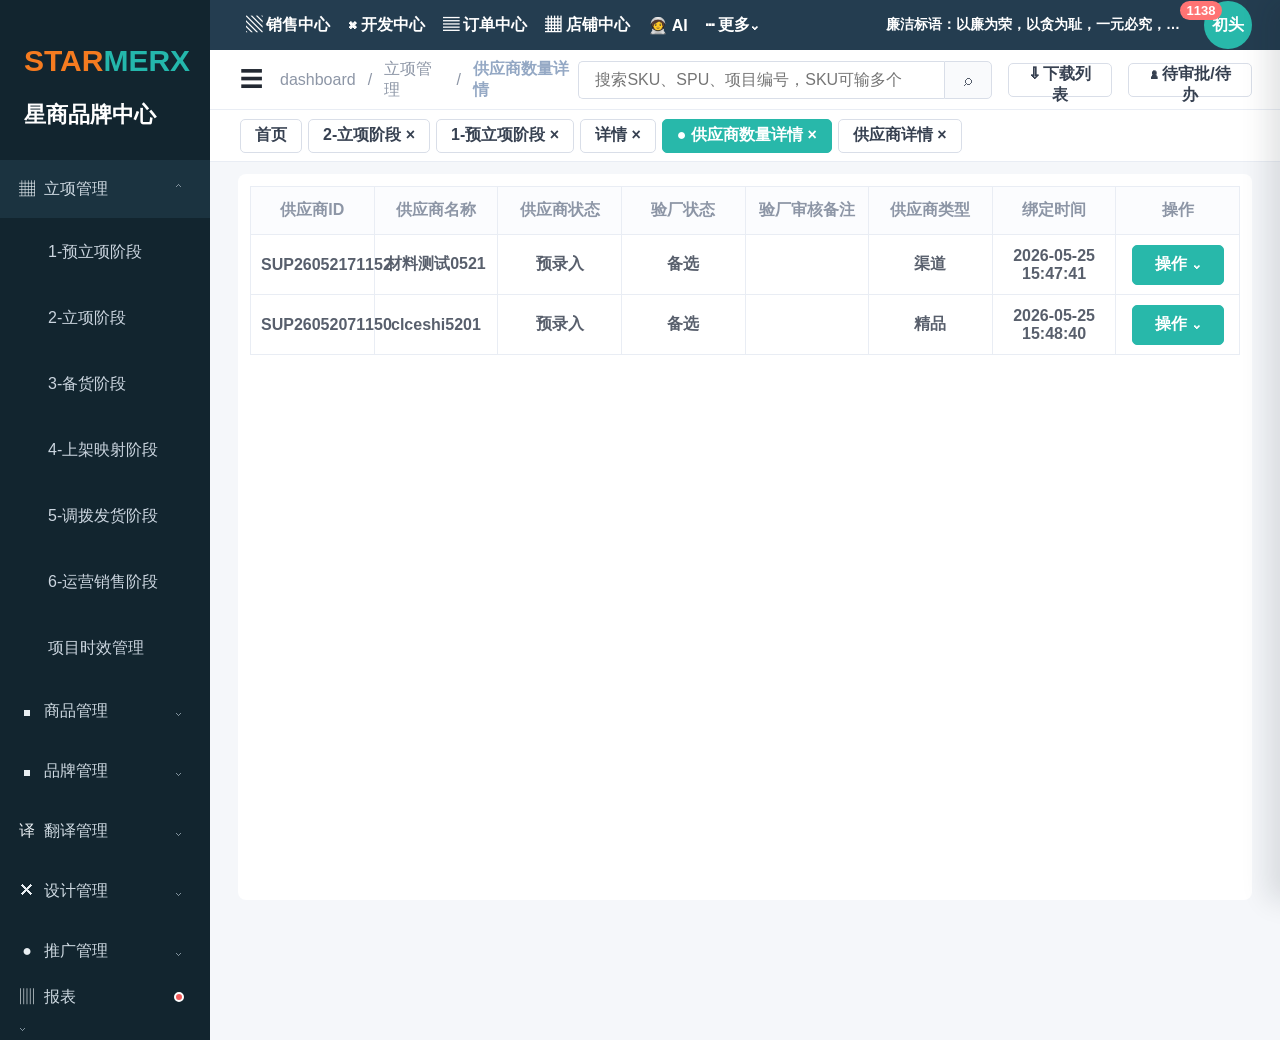
<file: index.html>
<!doctype html>
<html lang="zh-CN">
  <head>
    <meta charset="UTF-8" />
    <meta name="viewport" content="width=device-width, initial-scale=1.0" />
    <title>免验厂前端原型</title>
    <link rel="stylesheet" href="./styles.css" />
  </head>
  <body>
    <div class="app-shell">
      <aside class="sidebar" aria-label="主导航">
        <div class="brand">
          <div class="brand-logo"><span>STAR</span>MERX</div>
          <div class="brand-name">星商品牌中心</div>
        </div>
        <nav class="side-nav">
          <button class="nav-section is-open" type="button">
            <span class="nav-icon">▦</span>
            <span>立项管理</span>
            <span class="nav-caret">⌃</span>
          </button>
          <a class="nav-link" href="#">1-预立项阶段</a>
          <a class="nav-link" href="#">2-立项阶段</a>
          <a class="nav-link" href="#">3-备货阶段</a>
          <a class="nav-link" href="#">4-上架映射阶段</a>
          <a class="nav-link" href="#">5-调拨发货阶段</a>
          <a class="nav-link" href="#">6-运营销售阶段</a>
          <a class="nav-link" href="#">项目时效管理</a>

          <button class="nav-section" type="button">
            <span class="nav-icon">◼</span>
            <span>商品管理</span>
            <span class="nav-caret">⌄</span>
          </button>
          <button class="nav-section" type="button">
            <span class="nav-icon">◼</span>
            <span>品牌管理</span>
            <span class="nav-caret">⌄</span>
          </button>
          <button class="nav-section" type="button">
            <span class="nav-icon">译</span>
            <span>翻译管理</span>
            <span class="nav-caret">⌄</span>
          </button>
          <button class="nav-section" type="button">
            <span class="nav-icon">✕</span>
            <span>设计管理</span>
            <span class="nav-caret">⌄</span>
          </button>
          <button class="nav-section" type="button">
            <span class="nav-icon">●</span>
            <span>推广管理</span>
            <span class="nav-caret">⌄</span>
          </button>
          <button class="nav-section" type="button">
            <span class="nav-icon">▥</span>
            <span>报表</span>
            <span class="notice-dot"></span>
            <span class="nav-caret">⌄</span>
          </button>
        </nav>
      </aside>

      <main class="main">
        <header class="global-header">
          <nav class="top-modules" aria-label="顶部模块">
            <a href="#">▧ 销售中心</a>
            <a href="#">⌘ 开发中心</a>
            <a href="#">▤ 订单中心</a>
            <a href="#">▦ 店铺中心</a>
            <a href="#">🧑‍🚀 AI</a>
            <a href="#">⋯ 更多⌄</a>
          </nav>
          <div class="header-right">
            <span class="slogan">廉洁标语：以廉为荣，以贪为耻，一元必究，一查到底</span>
            <button class="user-pill" type="button">
              <span class="badge">1138</span>
              初头
            </button>
          </div>
        </header>

        <section class="page-toolbar" aria-label="页面工具栏">
          <div class="breadcrumb">
            <button class="menu-toggle" type="button" aria-label="展开导航">☰</button>
            <span>dashboard</span>
            <span>/</span>
            <span>立项管理</span>
            <span>/</span>
            <strong>供应商数量详情</strong>
          </div>
          <div class="toolbar-actions">
            <label class="search-box">
              <input type="search" placeholder="搜索SKU、SPU、项目编号，SKU可输多个" />
              <button type="button" aria-label="搜索">⌕</button>
            </label>
            <button class="secondary-btn" type="button">⇩ 下载列表</button>
            <button class="secondary-btn" type="button">♟ 待审批/待办</button>
          </div>
        </section>

        <section class="tab-row" aria-label="页面标签">
          <button type="button">首页</button>
          <button type="button">2-立项阶段 ×</button>
          <button type="button">1-预立项阶段 ×</button>
          <button type="button">详情 ×</button>
          <button class="is-active" type="button">● 供应商数量详情 ×</button>
          <button type="button">供应商详情 ×</button>
        </section>

        <section class="content-panel">
          <table class="supplier-table" aria-label="供应商数量详情">
            <thead>
              <tr>
                <th>供应商ID</th>
                <th>供应商名称</th>
                <th>供应商状态</th>
                <th>验厂状态</th>
                <th>验厂审核备注</th>
                <th>供应商类型</th>
                <th>绑定时间</th>
                <th>操作</th>
              </tr>
            </thead>
            <tbody>
              <tr data-supplier-id="SUP26052171152">
                <td>SUP26052171152</td>
                <td>材料测试0521</td>
                <td>预录入</td>
                <td data-status-cell>备选</td>
                <td data-remark-cell></td>
                <td>渠道</td>
                <td>2026-05-25 15:47:41</td>
                <td>
                  <div class="operation">
                    <button class="primary-btn operation-btn" data-menu-trigger type="button">
                      操作 <span>⌄</span>
                    </button>
                    <div class="operation-menu" role="menu" aria-hidden="true">
                      <button type="button" role="menuitem" data-menu-action="detail">详情</button>
                      <button type="button" role="menuitem" data-menu-action="complete">完善资料</button>
                      <button type="button" role="menuitem" data-menu-action="apply">申请验厂</button>
                    </div>
                  </div>
                </td>
              </tr>
              <tr data-supplier-id="SUP26052071150">
                <td>SUP26052071150</td>
                <td>clceshi5201</td>
                <td>预录入</td>
                <td data-status-cell>备选</td>
                <td data-remark-cell></td>
                <td>精品</td>
                <td>2026-05-25 15:48:40</td>
                <td>
                  <div class="operation">
                    <button class="primary-btn operation-btn" data-menu-trigger type="button">
                      操作 <span>⌄</span>
                    </button>
                    <div class="operation-menu" role="menu" aria-hidden="true">
                      <button type="button" role="menuitem" data-menu-action="detail">详情</button>
                      <button type="button" role="menuitem" data-menu-action="complete">完善资料</button>
                      <button type="button" role="menuitem" data-menu-action="apply">申请验厂</button>
                    </div>
                  </div>
                </td>
              </tr>
            </tbody>
          </table>
        </section>
      </main>
    </div>

    <div class="modal-backdrop" id="inspectionModal" aria-hidden="true">
      <div class="modal" role="dialog" aria-modal="true" aria-labelledby="modalTitle">
        <header class="modal-header">
          <div>
            <h1 id="modalTitle">申请验厂</h1>
            <p id="modalSupplier">请选择验厂类型并提交申请材料</p>
          </div>
          <button class="icon-btn" id="closeModal" type="button" aria-label="关闭">×</button>
        </header>

        <div class="modal-body">
          <section class="form-block">
            <div class="field-label">验厂类型</div>
            <div class="segmented" role="radiogroup" aria-label="验厂类型">
              <label>
                <input type="radio" name="inspectionType" value="onsite" checked />
                <span>普通验厂</span>
              </label>
              <label>
                <input type="radio" name="inspectionType" value="exempt" />
                <span>免验厂</span>
              </label>
            </div>
          </section>

          <section class="form-block" id="onsiteSection">
            <div class="flow-note">
              <strong>普通验厂流程</strong>
              <span>确定后进入待验厂，由相关负责人继续分配验厂任务。</span>
            </div>
          </section>

          <section class="form-block is-hidden" id="exemptSection">
            <div class="field-label">免验厂条件</div>
            <div class="multi-select" data-select-root>
              <button class="select-trigger" id="conditionTrigger" type="button" aria-expanded="false">
                <span id="conditionTriggerText">请选择 1-1 到 1-4，可多选</span>
                <span>⌄</span>
              </button>
              <div class="select-panel" id="conditionPanel" aria-hidden="true">
                <label>
                  <input type="checkbox" value="1-1" />
                  <span>1-1 有效期内三方验厂通过</span>
                </label>
                <label>
                  <input type="checkbox" value="1-2" />
                  <span>1-2 主板上市公司</span>
                </label>
                <label>
                  <input type="checkbox" value="1-3" />
                  <span>1-3 标杆大卖背书</span>
                </label>
                <label>
                  <input type="checkbox" value="1-4" />
                  <span>1-4 工商实缴及账期达标</span>
                </label>
              </div>
            </div>
            <div class="condition-chips" id="conditionChips"></div>

            <div class="condition-stack" id="conditionSections">
              <div class="empty-state">选择免验条件后，这里会展示对应材料上传、日期填写、账期填写或 API 查询结果。</div>
            </div>
          </section>

          <section class="validation-box" id="modalStatus" aria-live="polite">
            <span class="status-dot"></span>
            <span>当前为普通验厂申请，可直接确定进入流程。</span>
          </section>
        </div>

        <footer class="modal-footer">
          <button class="secondary-btn" id="cancelModal" type="button">取消</button>
          <button class="primary-btn" id="confirmApply" type="button">确定</button>
        </footer>
      </div>
    </div>

    <aside class="drawer" id="detailDrawer" aria-hidden="true">
      <header>
        <div>
          <h2>供应商详情</h2>
          <p id="drawerSubtitle">供应商基础信息</p>
        </div>
        <button class="icon-btn" id="closeDrawer" type="button" aria-label="关闭">×</button>
      </header>
      <div class="drawer-body" id="drawerBody"></div>
    </aside>

    <div class="toast" id="toast" role="status" aria-live="polite"></div>

    <script src="./app.js"></script>
  </body>
</html>
</file>
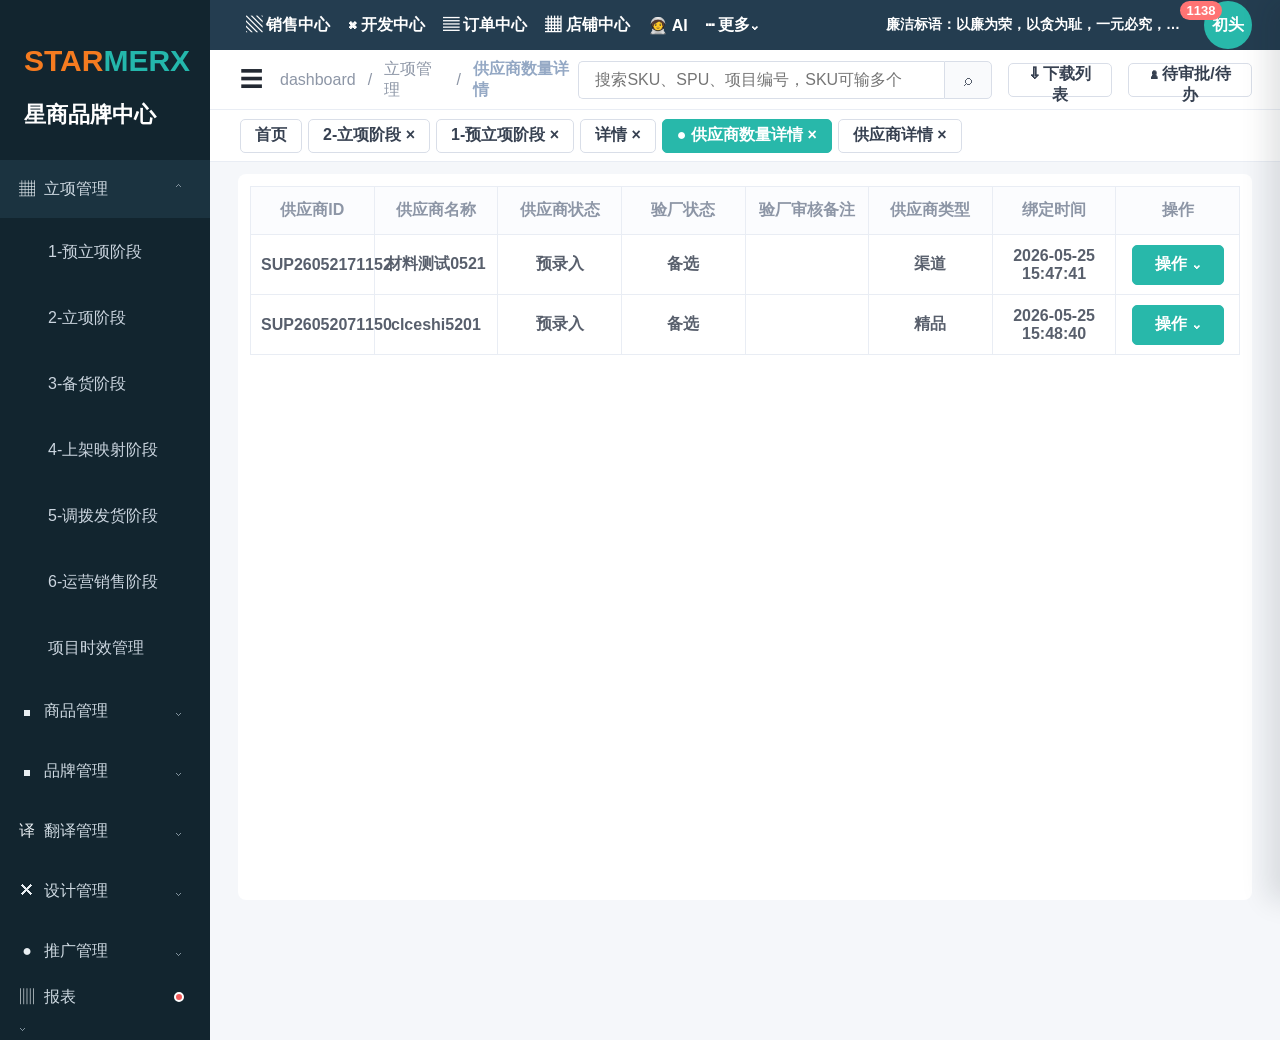
<file: prototype/index.html>
<!doctype html>
<html lang="zh-CN">
  <head>
    <meta charset="UTF-8" />
    <meta name="viewport" content="width=device-width, initial-scale=1.0" />
    <title>免验厂前端原型</title>
    <link rel="stylesheet" href="./styles.css" />
  </head>
  <body>
    <div class="app-shell">
      <aside class="sidebar" aria-label="主导航">
        <div class="brand">
          <div class="brand-logo"><span>STAR</span>MERX</div>
          <div class="brand-name">星商品牌中心</div>
        </div>
        <nav class="side-nav">
          <button class="nav-section is-open" type="button">
            <span class="nav-icon">▦</span>
            <span>立项管理</span>
            <span class="nav-caret">⌃</span>
          </button>
          <a class="nav-link" href="#">1-预立项阶段</a>
          <a class="nav-link" href="#">2-立项阶段</a>
          <a class="nav-link" href="#">3-备货阶段</a>
          <a class="nav-link" href="#">4-上架映射阶段</a>
          <a class="nav-link" href="#">5-调拨发货阶段</a>
          <a class="nav-link" href="#">6-运营销售阶段</a>
          <a class="nav-link" href="#">项目时效管理</a>

          <button class="nav-section" type="button">
            <span class="nav-icon">◼</span>
            <span>商品管理</span>
            <span class="nav-caret">⌄</span>
          </button>
          <button class="nav-section" type="button">
            <span class="nav-icon">◼</span>
            <span>品牌管理</span>
            <span class="nav-caret">⌄</span>
          </button>
          <button class="nav-section" type="button">
            <span class="nav-icon">译</span>
            <span>翻译管理</span>
            <span class="nav-caret">⌄</span>
          </button>
          <button class="nav-section" type="button">
            <span class="nav-icon">✕</span>
            <span>设计管理</span>
            <span class="nav-caret">⌄</span>
          </button>
          <button class="nav-section" type="button">
            <span class="nav-icon">●</span>
            <span>推广管理</span>
            <span class="nav-caret">⌄</span>
          </button>
          <button class="nav-section" type="button">
            <span class="nav-icon">▥</span>
            <span>报表</span>
            <span class="notice-dot"></span>
            <span class="nav-caret">⌄</span>
          </button>
        </nav>
      </aside>

      <main class="main">
        <header class="global-header">
          <nav class="top-modules" aria-label="顶部模块">
            <a href="#">▧ 销售中心</a>
            <a href="#">⌘ 开发中心</a>
            <a href="#">▤ 订单中心</a>
            <a href="#">▦ 店铺中心</a>
            <a href="#">🧑‍🚀 AI</a>
            <a href="#">⋯ 更多⌄</a>
          </nav>
          <div class="header-right">
            <span class="slogan">廉洁标语：以廉为荣，以贪为耻，一元必究，一查到底</span>
            <button class="user-pill" type="button">
              <span class="badge">1138</span>
              初头
            </button>
          </div>
        </header>

        <section class="page-toolbar" aria-label="页面工具栏">
          <div class="breadcrumb">
            <button class="menu-toggle" type="button" aria-label="展开导航">☰</button>
            <span>dashboard</span>
            <span>/</span>
            <span>立项管理</span>
            <span>/</span>
            <strong>供应商数量详情</strong>
          </div>
          <div class="toolbar-actions">
            <label class="search-box">
              <input type="search" placeholder="搜索SKU、SPU、项目编号，SKU可输多个" />
              <button type="button" aria-label="搜索">⌕</button>
            </label>
            <button class="secondary-btn" type="button">⇩ 下载列表</button>
            <button class="secondary-btn" type="button">♟ 待审批/待办</button>
          </div>
        </section>

        <section class="tab-row" aria-label="页面标签">
          <button type="button">首页</button>
          <button type="button">2-立项阶段 ×</button>
          <button type="button">1-预立项阶段 ×</button>
          <button type="button">详情 ×</button>
          <button class="is-active" type="button">● 供应商数量详情 ×</button>
          <button type="button">供应商详情 ×</button>
        </section>

        <section class="content-panel">
          <table class="supplier-table" aria-label="供应商数量详情">
            <thead>
              <tr>
                <th>供应商ID</th>
                <th>供应商名称</th>
                <th>供应商状态</th>
                <th>验厂状态</th>
                <th>验厂审核备注</th>
                <th>供应商类型</th>
                <th>绑定时间</th>
                <th>操作</th>
              </tr>
            </thead>
            <tbody>
              <tr data-supplier-id="SUP26052171152">
                <td>SUP26052171152</td>
                <td>材料测试0521</td>
                <td>预录入</td>
                <td data-status-cell>备选</td>
                <td data-remark-cell></td>
                <td>渠道</td>
                <td>2026-05-25 15:47:41</td>
                <td>
                  <div class="operation">
                    <button class="primary-btn operation-btn" data-menu-trigger type="button">
                      操作 <span>⌄</span>
                    </button>
                    <div class="operation-menu" role="menu" aria-hidden="true">
                      <button type="button" role="menuitem" data-menu-action="detail">详情</button>
                      <button type="button" role="menuitem" data-menu-action="complete">完善资料</button>
                      <button type="button" role="menuitem" data-menu-action="apply">申请验厂</button>
                    </div>
                  </div>
                </td>
              </tr>
              <tr data-supplier-id="SUP26052071150">
                <td>SUP26052071150</td>
                <td>clceshi5201</td>
                <td>预录入</td>
                <td data-status-cell>备选</td>
                <td data-remark-cell></td>
                <td>精品</td>
                <td>2026-05-25 15:48:40</td>
                <td>
                  <div class="operation">
                    <button class="primary-btn operation-btn" data-menu-trigger type="button">
                      操作 <span>⌄</span>
                    </button>
                    <div class="operation-menu" role="menu" aria-hidden="true">
                      <button type="button" role="menuitem" data-menu-action="detail">详情</button>
                      <button type="button" role="menuitem" data-menu-action="complete">完善资料</button>
                      <button type="button" role="menuitem" data-menu-action="apply">申请验厂</button>
                    </div>
                  </div>
                </td>
              </tr>
            </tbody>
          </table>
        </section>
      </main>
    </div>

    <div class="modal-backdrop" id="inspectionModal" aria-hidden="true">
      <div class="modal" role="dialog" aria-modal="true" aria-labelledby="modalTitle">
        <header class="modal-header">
          <div>
            <h1 id="modalTitle">申请验厂</h1>
            <p id="modalSupplier">请选择验厂类型并提交申请材料</p>
          </div>
          <button class="icon-btn" id="closeModal" type="button" aria-label="关闭">×</button>
        </header>

        <div class="modal-body">
          <section class="form-block">
            <div class="field-label">验厂类型</div>
            <div class="segmented" role="radiogroup" aria-label="验厂类型">
              <label>
                <input type="radio" name="inspectionType" value="onsite" checked />
                <span>普通验厂</span>
              </label>
              <label>
                <input type="radio" name="inspectionType" value="exempt" />
                <span>免验厂</span>
              </label>
            </div>
          </section>

          <section class="form-block" id="onsiteSection">
            <div class="flow-note">
              <strong>普通验厂流程</strong>
              <span>确定后进入待验厂，由相关负责人继续分配验厂任务。</span>
            </div>
            <div class="factory-data-section" aria-labelledby="factoryDataTitle">
              <h2 id="factoryDataTitle">预验厂信息</h2>
              <div class="factory-data-grid">
                <div class="factory-field required">
                  <label for="factoryProjectNo">项目编号：</label>
                  <input id="factoryProjectNo" type="text" placeholder="请输入项目编号" />
                </div>
                <div class="factory-field">
                  <label for="factoryProjectName">项目名称：</label>
                  <input id="factoryProjectName" type="text" placeholder="项目名称自动填充" readonly />
                </div>
                <div class="factory-field required">
                  <label for="factoryContact">联系人：</label>
                  <input id="factoryContact" type="text" placeholder="请输入联系人" />
                </div>
                <div class="factory-field required">
                  <label for="factoryTel">TEL：</label>
                  <input id="factoryTel" type="text" placeholder="请输入TEL" />
                </div>
                <div class="factory-field required">
                  <label for="factoryMobile">手机号码：</label>
                  <input id="factoryMobile" type="text" placeholder="请输入手机号码" />
                </div>
                <div class="factory-field required">
                  <label for="factoryEmail">Email：</label>
                  <input id="factoryEmail" type="email" placeholder="请输入Email" />
                </div>
                <div class="factory-field required">
                  <label for="factoryTargetCountry">主要目标国家：</label>
                  <input id="factoryTargetCountry" type="text" placeholder="请输入主要目标国家" />
                </div>
                <div class="factory-field">
                  <label for="factoryArea">厂房面积(m²)：</label>
                  <input id="factoryArea" type="number" min="0" step="0.01" placeholder="请输入厂房面积" />
                </div>
                <div class="factory-field">
                  <label for="warehouseArea">仓库面积(m²)：</label>
                  <input id="warehouseArea" type="number" min="0" step="0.01" placeholder="请输入仓库面积" />
                </div>
                <div class="factory-field required">
                  <label for="productionDate">投产日期：</label>
                  <input id="productionDate" type="date" />
                </div>
                <div class="factory-field required">
                  <label for="factoryStaffCount">工厂总人数：</label>
                  <div class="number-stepper">
                    <button type="button" data-stepper-action="decrement" aria-label="减少工厂总人数">−</button>
                    <input id="factoryStaffCount" type="number" min="0" step="1" />
                    <button type="button" data-stepper-action="increment" aria-label="增加工厂总人数">+</button>
                  </div>
                </div>
                <div class="factory-field required">
                  <label for="rdStaffCount">研发人数：</label>
                  <div class="number-stepper">
                    <button type="button" data-stepper-action="decrement" aria-label="减少研发人数">−</button>
                    <input id="rdStaffCount" type="number" min="0" step="1" />
                    <button type="button" data-stepper-action="increment" aria-label="增加研发人数">+</button>
                  </div>
                </div>
                <div class="factory-field required">
                  <label for="qcStaffCount">质检人数：</label>
                  <div class="number-stepper">
                    <button type="button" data-stepper-action="decrement" aria-label="减少质检人数">−</button>
                    <input id="qcStaffCount" type="number" min="0" step="1" />
                    <button type="button" data-stepper-action="increment" aria-label="增加质检人数">+</button>
                  </div>
                </div>
                <div class="factory-field required">
                  <label for="deliveryCycle">交货周期(天)：</label>
                  <div class="number-stepper">
                    <button type="button" data-stepper-action="decrement" aria-label="减少交货周期">−</button>
                    <input id="deliveryCycle" type="number" min="0" step="1" />
                    <button type="button" data-stepper-action="increment" aria-label="增加交货周期">+</button>
                  </div>
                </div>
                <div class="factory-field required">
                  <label for="officeAddress">办公地址：</label>
                  <input id="officeAddress" type="text" placeholder="请输入办公地址" />
                </div>
                <div class="factory-field required">
                  <label for="factoryAddress">工厂地址：</label>
                  <input id="factoryAddress" type="text" placeholder="请输入工厂地址" />
                </div>
                <div class="factory-field required">
                  <label for="mainProduct">主要生产产品：</label>
                  <input id="mainProduct" type="text" placeholder="请输入主要生产产品" />
                </div>
                <div class="factory-field required">
                  <label for="inspectionEquipment">主要检查设备：</label>
                  <input id="inspectionEquipment" type="text" placeholder="请输入主要检查设备" />
                </div>
              </div>
            </div>
            <div class="onsite-form">
              <div class="form-field full">
                <label class="required-label" for="onsiteExpectedDate">期望验厂时间</label>
                <input id="onsiteExpectedDate" type="date" />
              </div>
              <div class="form-field full">
                <label for="onsiteRemark">备注</label>
                <div class="textarea-wrap">
                  <textarea id="onsiteRemark" maxlength="256" placeholder="请输入备注"></textarea>
                  <span id="onsiteRemarkCount">0/256</span>
                </div>
              </div>
            </div>
          </section>

          <section class="form-block is-hidden" id="exemptSection">
            <div class="field-label">免验厂条件</div>
            <div class="multi-select" data-select-root>
              <button class="select-trigger" id="conditionTrigger" type="button" aria-expanded="false">
                <span id="conditionTriggerText">请选择 1-1 到 1-4，可多选</span>
                <span>⌄</span>
              </button>
              <div class="select-panel" id="conditionPanel" aria-hidden="true">
                <label>
                  <input type="checkbox" value="1-1" />
                  <span>1-1 有效期内三方验厂通过</span>
                </label>
                <label>
                  <input type="checkbox" value="1-2" />
                  <span>1-2 主板上市公司</span>
                </label>
                <label>
                  <input type="checkbox" value="1-3" />
                  <span>1-3 标杆大卖背书</span>
                </label>
                <label>
                  <input type="checkbox" value="1-4" />
                  <span>1-4 工商实缴及账期达标</span>
                </label>
              </div>
            </div>
            <div class="condition-chips" id="conditionChips"></div>

            <div class="condition-stack" id="conditionSections">
              <div class="empty-state">选择免验条件后，这里会展示对应人工补充材料、日期填写或系统抓取信息。</div>
            </div>
          </section>

          <section class="validation-box" id="modalStatus" aria-live="polite">
            <span class="status-dot"></span>
            <span>当前为普通验厂申请，请填写期望验厂时间。</span>
          </section>
        </div>

        <footer class="modal-footer">
          <button class="secondary-btn" id="cancelModal" type="button">取消</button>
          <button class="primary-btn" id="confirmApply" type="button">确定</button>
        </footer>
      </div>
    </div>

    <aside class="drawer" id="detailDrawer" aria-hidden="true">
      <header>
        <div>
          <h2>供应商详情</h2>
          <p id="drawerSubtitle">供应商基础信息</p>
        </div>
        <button class="icon-btn" id="closeDrawer" type="button" aria-label="关闭">×</button>
      </header>
      <div class="drawer-body" id="drawerBody"></div>
    </aside>

    <div class="toast" id="toast" role="status" aria-live="polite"></div>

    <script src="./app.js"></script>
  </body>
</html>
</file>
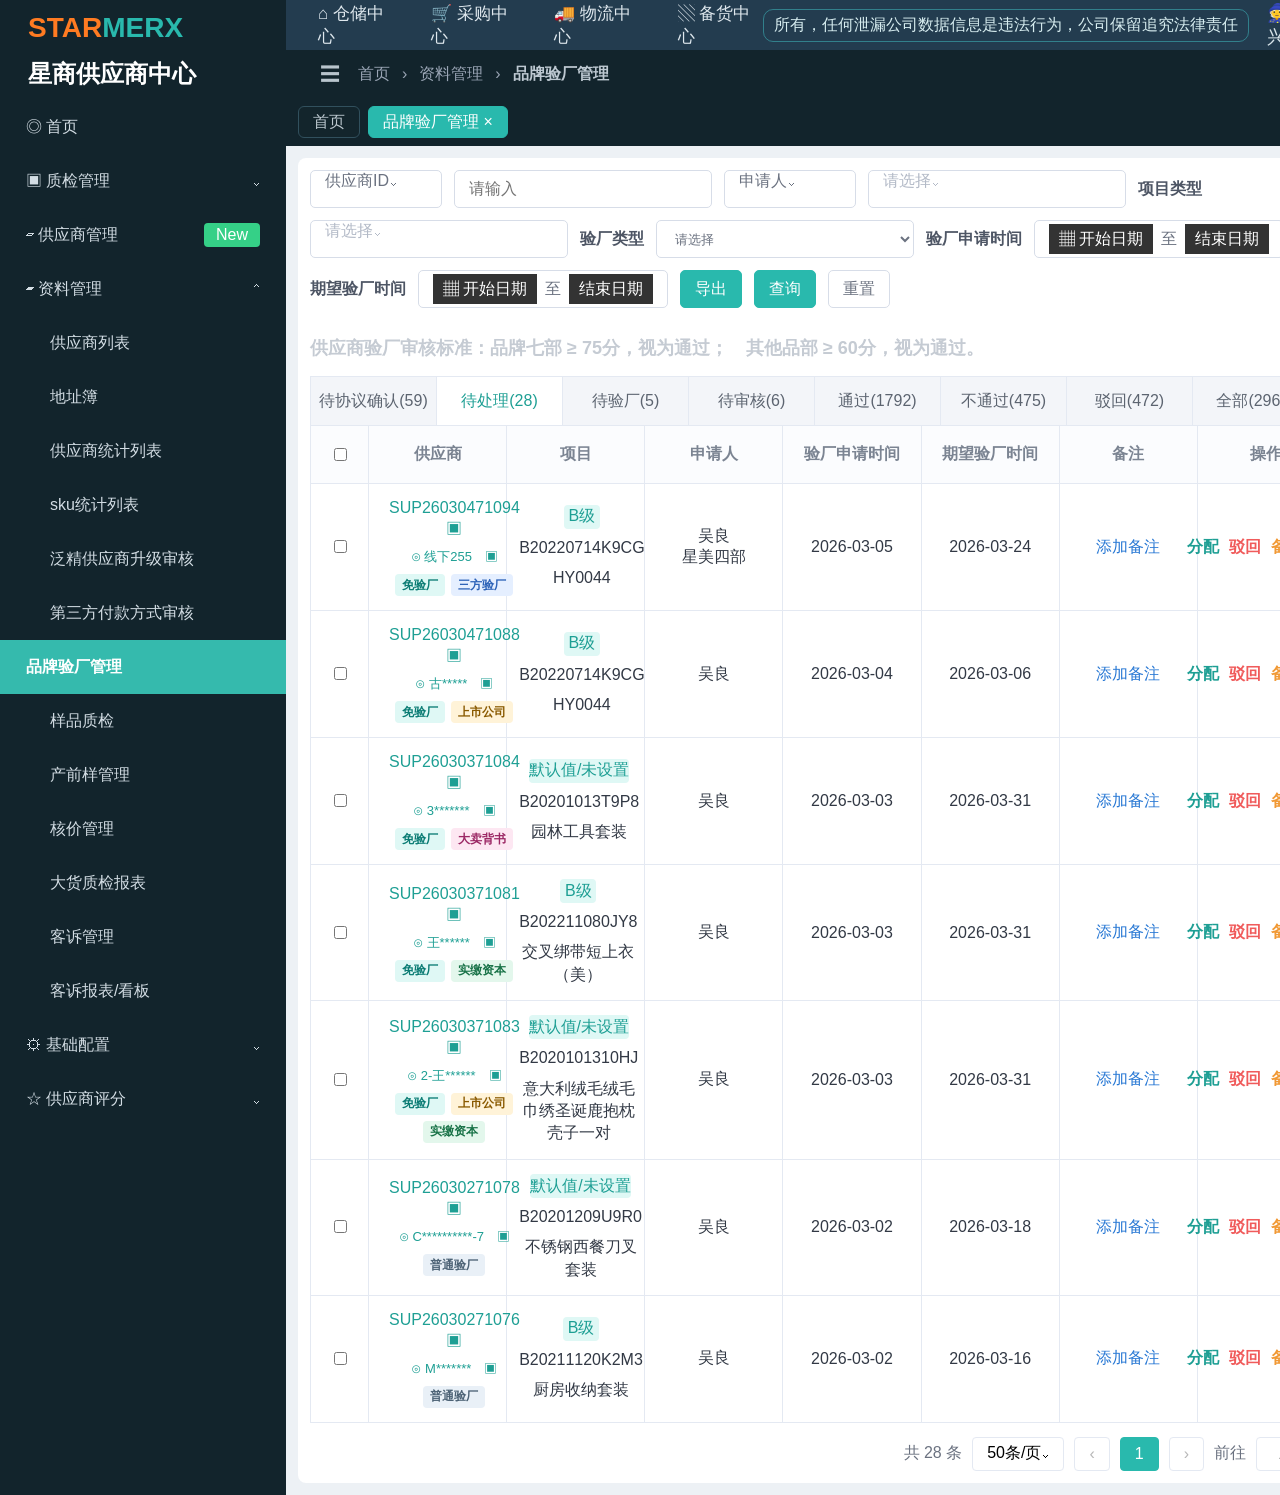
<file: prototype2/index.html>
<!doctype html>
<html lang="zh-CN">
  <head>
    <meta charset="UTF-8" />
    <meta name="viewport" content="width=device-width, initial-scale=1.0" />
    <title>免验厂原型二 - 分配验厂</title>
    <link rel="stylesheet" href="./styles.css" />
  </head>
  <body>
    <div class="shell">
      <aside class="sidebar">
        <div class="brand">
          <div class="logo"><span>STAR</span>MERX</div>
          <div class="system-name">星商供应商中心</div>
        </div>
        <nav class="nav">
          <a href="#">◎ 首页</a>
          <a href="#">▣ 质检管理 <span>⌄</span></a>
          <a href="#">▱ 供应商管理 <em>New</em></a>
          <a class="open" href="#">▰ 资料管理 <span>⌃</span></a>
          <a class="sub" href="#">供应商列表</a>
          <a class="sub" href="#">地址簿</a>
          <a class="sub" href="#">供应商统计列表</a>
          <a class="sub" href="#">sku统计列表</a>
          <a class="sub" href="#">泛精供应商升级审核</a>
          <a class="sub" href="#">第三方付款方式审核</a>
          <a class="active" href="#">品牌验厂管理</a>
          <a class="sub" href="#">样品质检</a>
          <a class="sub" href="#">产前样管理</a>
          <a class="sub" href="#">核价管理</a>
          <a class="sub" href="#">大货质检报表</a>
          <a class="sub" href="#">客诉管理</a>
          <a class="sub" href="#">客诉报表/看板</a>
          <a href="#">⚙ 基础配置 <span>⌄</span></a>
          <a href="#">☆ 供应商评分 <span>⌄</span></a>
        </nav>
      </aside>

      <main class="main">
        <header class="topbar">
          <div class="module-nav">
            <span>⌂ 仓储中心</span>
            <span>🛒 采购中心</span>
            <span>🚚 物流中心</span>
            <span>▧ 备货中心</span>
          </div>
          <div class="notice">所有，任何泄漏公司数据信息是违法行为，公司保留追究法律责任</div>
          <div class="user">🧙 初兴</div>
        </header>

        <div class="crumb">
          <button type="button">☰</button>
          <span>首页</span>
          <span>›</span>
          <span>资料管理</span>
          <span>›</span>
          <strong>品牌验厂管理</strong>
        </div>

        <div class="tabs">
          <button type="button">首页</button>
          <button class="current" type="button">品牌验厂管理 ×</button>
        </div>

        <section class="panel">
          <div class="filters">
            <div class="field select">供应商ID⌄</div>
            <input class="field wide" placeholder="请输入" />
            <div class="field select">申请人⌄</div>
            <div class="field wide muted">请选择⌄</div>
            <label>项目类型</label>
            <div class="field wide muted">请选择⌄</div>
            <label for="inspectionTypeFilter">验厂类型</label>
            <select class="field wide inspection-type-filter" id="inspectionTypeFilter" aria-label="验厂类型">
              <option value="all">请选择</option>
              <option value="regular">普通验厂</option>
              <option value="exempt">免验厂</option>
            </select>
            <label>验厂申请时间</label>
            <div class="date-range"><span>▦ 开始日期</span><b>至</b><span>结束日期</span></div>
            <label>期望验厂时间</label>
            <div class="date-range"><span>▦ 开始日期</span><b>至</b><span>结束日期</span></div>
            <button class="teal" type="button">导出</button>
            <button class="teal" type="button">查询</button>
            <button id="resetFilters" type="button">重置</button>
          </div>

          <div class="standard">供应商验厂审核标准：品牌七部 ≥ 75分，视为通过；　其他品部 ≥ 60分，视为通过。</div>

          <div class="status-tabs" id="statusTabs">
            <button type="button" data-stage="agreement">待协议确认(59)</button>
            <button class="active" type="button" data-stage="processing">待处理(28)</button>
            <button type="button" data-stage="inspection">待验厂(5)</button>
            <button type="button" data-stage="review">待审核(6)</button>
            <button type="button" data-stage="passed">通过(1792)</button>
            <button type="button" data-stage="failed">不通过(475)</button>
            <button type="button" data-stage="rejected">驳回(472)</button>
            <button type="button" data-stage="all">全部(2961)</button>
            <button class="hide-search" type="button">隐藏搜索栏</button>
          </div>

          <table class="inspection-table">
            <thead id="tableHead"></thead>
            <tbody id="tableBody"></tbody>
          </table>

          <footer class="pager">
            <span>共 28 条</span>
            <button type="button">50条/页⌄</button>
            <button disabled type="button">‹</button>
            <button class="page" type="button">1</button>
            <button disabled type="button">›</button>
            <span>前往</span>
            <input value="1" />
            <span>页</span>
          </footer>
        </section>
      </main>
    </div>

    <div class="modal-mask" id="auditModal" aria-hidden="true">
      <div class="audit-modal" role="dialog" aria-modal="true" aria-labelledby="auditTitle">
        <header>
          <h1 id="auditTitle">审核</h1>
          <button id="closeAuditModal" type="button" aria-label="关闭">×</button>
        </header>

        <div class="modal-body">
          <section class="form-row">
            <label class="required">验厂结果</label>
            <button class="input-like" type="button">请选择 <span>⌄</span></button>
          </section>

          <section class="form-row upload-row">
            <label>更新验厂报告</label>
            <div>
              <button class="primary file-button" type="button">选择文件</button>
              <p>支持文件格式： pdf,docx,pptx,xlsx,doc,xls；且不超过200M</p>
            </div>
          </section>

          <section class="form-row upload-row">
            <label>更新不合格项</label>
            <div>
              <button class="primary file-button" type="button">选择文件</button>
              <p>支持文件格式： pdf,docx,pptx,xlsx,doc,xls；且不超过200M</p>
            </div>
          </section>

          <section class="form-row">
            <label>备注</label>
            <input class="audit-remark" placeholder="请输入备注" />
          </section>
        </div>

        <footer>
          <button type="button" id="cancelAuditModal">取 消</button>
          <button class="primary" type="button" id="confirmAuditModal">确 定</button>
        </footer>
      </div>
    </div>

    <div class="modal-mask" id="assignModal" aria-hidden="true">
      <div class="assign-modal" role="dialog" aria-modal="true" aria-labelledby="modalTitle">
        <header>
          <h1 id="modalTitle">分配验厂人员</h1>
          <button id="closeModal" type="button" aria-label="关闭">×</button>
        </header>

        <div class="modal-body">
          <div class="supplier-summary" id="modalSupplier"></div>

          <section class="form-row radio-row">
            <label class="required">是否免验</label>
            <div class="radio-group">
              <label><input type="radio" name="useExemption" value="no" checked /> 否</label>
              <label><input type="radio" name="useExemption" value="yes" /> 是</label>
            </div>
          </section>

          <section class="regular-fields" id="regularFields">
            <div class="form-row">
              <label class="required">确认验厂时间</label>
              <button class="input-like" type="button">▦ 选择日期</button>
            </div>
            <div class="form-row">
              <label class="required">验厂人员安排</label>
              <button class="input-like" type="button">请选择 <span>⌄</span></button>
            </div>
          </section>

          <section class="collapsed-note is-hidden" id="collapsedNote">
            普通验厂的时间和人员安排已折叠，当前按免验厂资料进入待审核。
          </section>

          <section class="exemption-section is-hidden" id="exemptionSection">
            <div class="section-title">免验厂资料</div>
            <div class="exemption-content" id="exemptionContent"></div>
          </section>
        </div>

        <footer>
          <button type="button" id="cancelModal">取 消</button>
          <button class="primary" type="button" id="confirmModal">确 定</button>
        </footer>
      </div>
    </div>

    <div class="toast" id="toast"></div>
    <script src="./app.js"></script>
  </body>
</html>
</file>
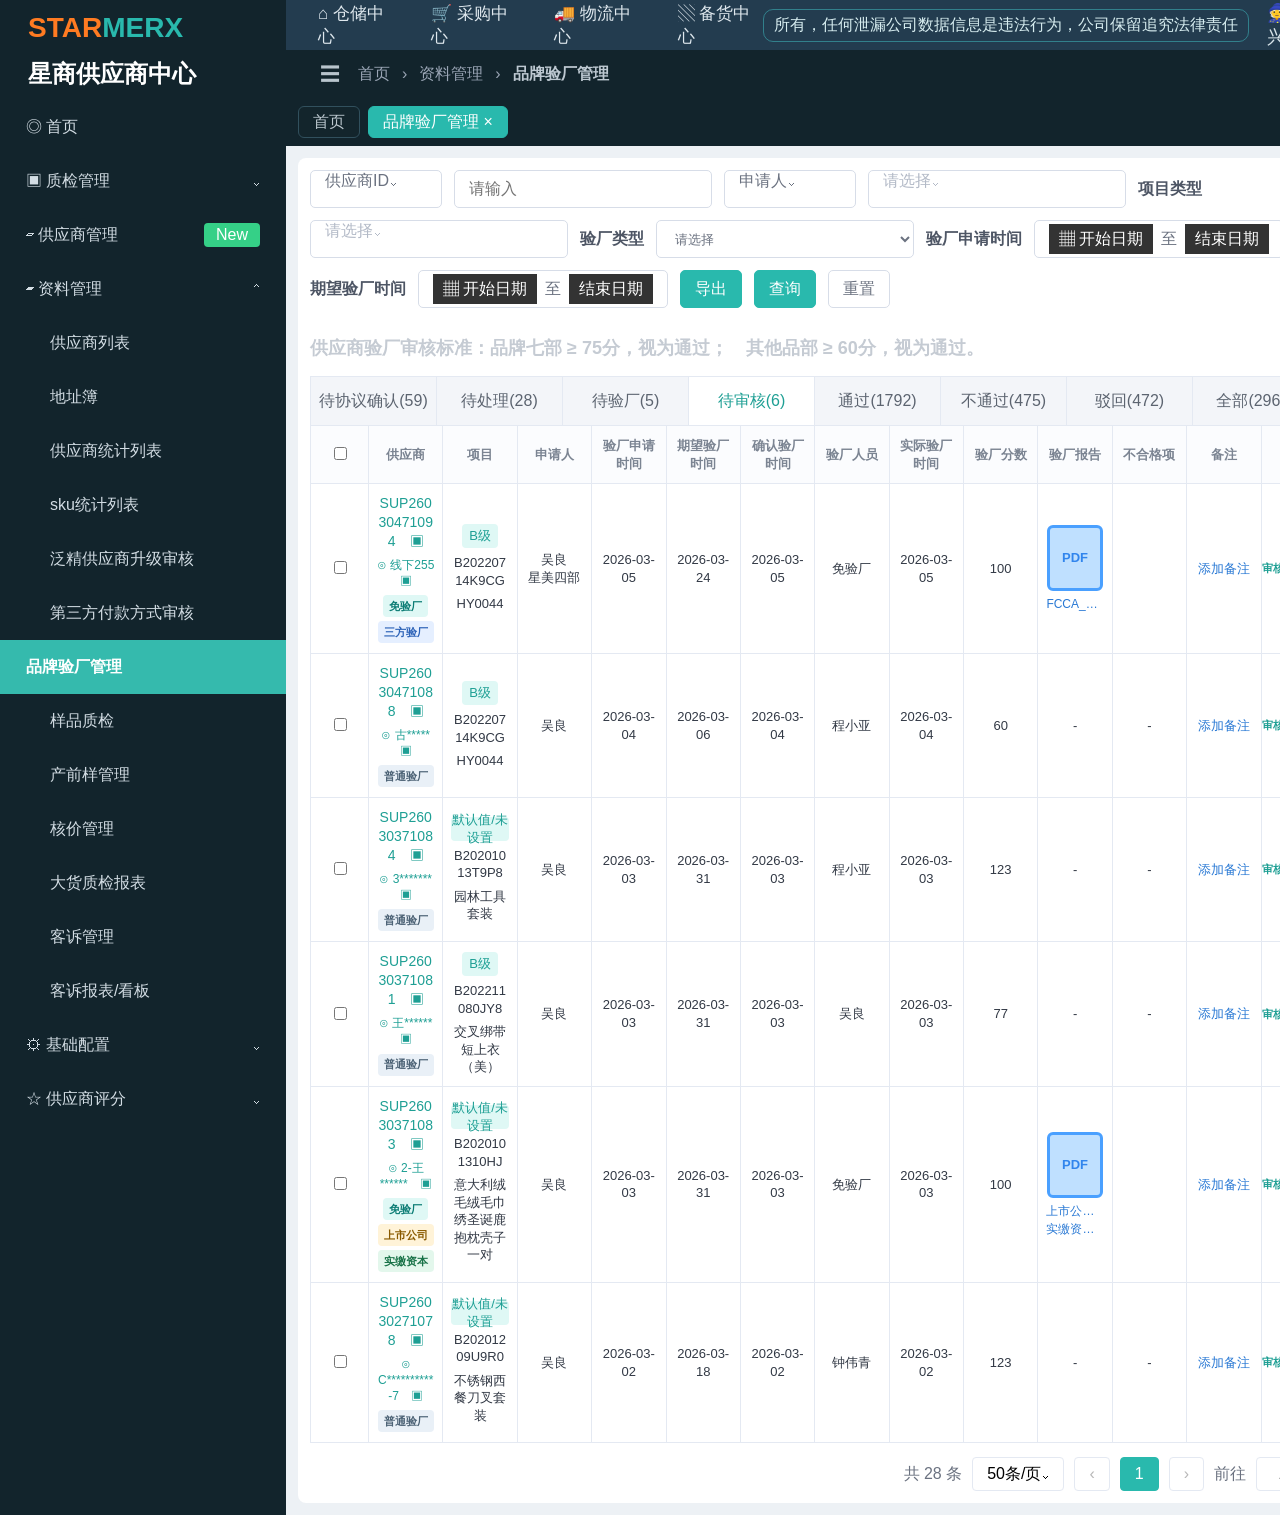
<file: prototype3/index.html>
<!doctype html>
<html lang="zh-CN">
  <head>
    <meta charset="UTF-8" />
    <meta name="viewport" content="width=device-width, initial-scale=1.0" />
    <title>免验厂原型三 - 待审核</title>
    <link rel="stylesheet" href="./styles.css?v=prototype3-20260709-report-action" />
  </head>
  <body>
    <div class="shell">
      <aside class="sidebar">
        <div class="brand">
          <div class="logo"><span>STAR</span>MERX</div>
          <div class="system-name">星商供应商中心</div>
        </div>
        <nav class="nav">
          <a href="#">◎ 首页</a>
          <a href="#">▣ 质检管理 <span>⌄</span></a>
          <a href="#">▱ 供应商管理 <em>New</em></a>
          <a class="open" href="#">▰ 资料管理 <span>⌃</span></a>
          <a class="sub" href="#">供应商列表</a>
          <a class="sub" href="#">地址簿</a>
          <a class="sub" href="#">供应商统计列表</a>
          <a class="sub" href="#">sku统计列表</a>
          <a class="sub" href="#">泛精供应商升级审核</a>
          <a class="sub" href="#">第三方付款方式审核</a>
          <a class="active" href="#">品牌验厂管理</a>
          <a class="sub" href="#">样品质检</a>
          <a class="sub" href="#">产前样管理</a>
          <a class="sub" href="#">核价管理</a>
          <a class="sub" href="#">大货质检报表</a>
          <a class="sub" href="#">客诉管理</a>
          <a class="sub" href="#">客诉报表/看板</a>
          <a href="#">⚙ 基础配置 <span>⌄</span></a>
          <a href="#">☆ 供应商评分 <span>⌄</span></a>
        </nav>
      </aside>

      <main class="main">
        <header class="topbar">
          <div class="module-nav">
            <span>⌂ 仓储中心</span>
            <span>🛒 采购中心</span>
            <span>🚚 物流中心</span>
            <span>▧ 备货中心</span>
          </div>
          <div class="notice">所有，任何泄漏公司数据信息是违法行为，公司保留追究法律责任</div>
          <div class="user">🧙 初兴</div>
        </header>

        <div class="crumb">
          <button type="button">☰</button>
          <span>首页</span>
          <span>›</span>
          <span>资料管理</span>
          <span>›</span>
          <strong>品牌验厂管理</strong>
        </div>

        <div class="tabs">
          <button type="button">首页</button>
          <button class="current" type="button">品牌验厂管理 ×</button>
        </div>

        <section class="panel">
          <div class="filters">
            <div class="field select">供应商ID⌄</div>
            <input class="field wide" placeholder="请输入" />
            <div class="field select">申请人⌄</div>
            <div class="field wide muted">请选择⌄</div>
            <label>项目类型</label>
            <div class="field wide muted">请选择⌄</div>
            <label for="inspectionTypeFilter">验厂类型</label>
            <select class="field wide inspection-type-filter" id="inspectionTypeFilter" aria-label="验厂类型">
              <option value="all">请选择</option>
              <option value="regular">普通验厂</option>
              <option value="exempt">免验厂</option>
            </select>
            <label>验厂申请时间</label>
            <div class="date-range"><span>▦ 开始日期</span><b>至</b><span>结束日期</span></div>
            <label>期望验厂时间</label>
            <div class="date-range"><span>▦ 开始日期</span><b>至</b><span>结束日期</span></div>
            <button class="teal" type="button">导出</button>
            <button class="teal" type="button">查询</button>
            <button id="resetFilters" type="button">重置</button>
          </div>

          <div class="standard">供应商验厂审核标准：品牌七部 ≥ 75分，视为通过；　其他品部 ≥ 60分，视为通过。</div>

          <div class="status-tabs" id="statusTabs">
            <button type="button" data-stage="agreement">待协议确认(59)</button>
            <button type="button" data-stage="processing">待处理(28)</button>
            <button type="button" data-stage="inspection">待验厂(5)</button>
            <button class="active" type="button" data-stage="review">待审核(6)</button>
            <button type="button" data-stage="passed">通过(1792)</button>
            <button type="button" data-stage="failed">不通过(475)</button>
            <button type="button" data-stage="rejected">驳回(472)</button>
            <button type="button" data-stage="all">全部(2961)</button>
            <button class="hide-search" type="button">隐藏搜索栏</button>
          </div>

          <table class="inspection-table">
            <thead id="tableHead"></thead>
            <tbody id="tableBody"></tbody>
          </table>

          <footer class="pager">
            <span>共 28 条</span>
            <button type="button">50条/页⌄</button>
            <button disabled type="button">‹</button>
            <button class="page" type="button">1</button>
            <button disabled type="button">›</button>
            <span>前往</span>
            <input value="1" />
            <span>页</span>
          </footer>
        </section>
      </main>
    </div>

    <div class="modal-mask" id="auditModal" aria-hidden="true">
      <div class="audit-modal" role="dialog" aria-modal="true" aria-labelledby="auditTitle">
        <header>
          <h1 id="auditTitle">审核</h1>
          <button id="closeAuditModal" type="button" aria-label="关闭">×</button>
        </header>

        <div class="modal-body">
          <section class="form-row">
            <label class="required">验厂结果</label>
            <select class="audit-select" id="auditResult">
              <option value="">请选择</option>
              <option value="passed">通过</option>
              <option value="failed">不通过</option>
            </select>
          </section>

          <section class="form-row">
            <label>验厂报告</label>
            <div class="audit-report-entry">
              <button class="report-view-button" type="button" id="openReportModal">查看验厂报告</button>
              <span id="auditReportSummary">请选择待审核记录</span>
            </div>
          </section>

          <section class="form-row">
            <label>备注</label>
            <input class="audit-remark" placeholder="请输入备注" />
          </section>
        </div>

        <footer>
          <button type="button" id="cancelAuditModal">取 消</button>
          <button class="primary" type="button" id="confirmAuditModal">确 定</button>
        </footer>
      </div>
    </div>

    <div class="modal-backdrop" id="reportModal" aria-hidden="true">
      <article class="modal" role="dialog" aria-modal="true" aria-labelledby="reportTitle">
        <header class="modal-head">
          <div class="modal-title-wrap">
            <h1 class="modal-title" id="reportTitle">提交验厂报告</h1>
            <div class="modal-meta" id="reportMeta">
              <span>供应商：宁波市乐*****有限公司</span><span>项目：B20260309BNFD 圣诞球-SY</span><span>状态：待验厂</span>
            </div>
          </div>
          <button class="close js-close-report" type="button" aria-label="关闭">×</button>
        </header>

        <nav class="report-tabs" aria-label="验厂报告模块">
          <button class="report-tab active" type="button" data-panel="basic">基础信息</button>
          <button class="report-tab" type="button" data-panel="checks">验厂检查项</button>
          <button class="report-tab" type="button" data-panel="result">验厂结论</button>
          <button class="report-tab" type="button" data-panel="photos">照片</button>
        </nav>

        <div class="modal-body">
          <section class="panel active" id="panel-basic">
            <div class="section-head">
              <h2 class="section-title">基础信息</h2>
              <span class="section-sub">供应商、验厂方式、认证与生产能力信息</span>
            </div>
            <div class="form-grid">
              <div class="form-row">
                <label class="label">验厂人员：</label>
                <div class="readonly" id="reportInspector">何鹏程</div>
              </div>
              <div class="form-row">
                <label class="label required">验厂方式：</label>
                <select class="control" id="reportMethod">
                  <option>实地验厂</option>
                  <option>视频验厂</option>
                </select>
              </div>
              <div class="form-row">
                <label class="label required">验厂时间：</label>
                <input class="control" id="reportDate" type="date" value="2026-07-01" />
              </div>
              <div class="form-row">
                <label class="label required">供应商名称：</label>
                <input class="control" id="reportSupplierName" value="宁波市乐*****有限公司" />
              </div>
              <div class="form-row">
                <label class="label required">公司地址：</label>
                <input class="control" id="reportAddress" value="浙江省宁波市海曙区样例工业园" />
              </div>
              <div class="form-row">
                <label class="label">成立日期：</label>
                <input class="control" id="reportFoundedDate" type="date" value="2016-08-18" />
              </div>
              <div class="form-row">
                <label class="label required">生产产品：</label>
                <input class="control" id="reportProduct" value="节庆装饰品、塑料配件" />
              </div>
              <div class="form-row">
                <label class="label">法人代表：</label>
                <input class="control" id="reportLegalPerson" value="林海明" />
              </div>
              <div class="form-row">
                <label class="label required">产品品线：</label>
                <select class="control" id="reportProductLine">
                  <option>节庆装饰</option>
                  <option>家居日用</option>
                  <option>厨房电器</option>
                  <option>玩具用品</option>
                </select>
              </div>
              <div class="form-row">
                <label class="label required">计划供货产品：</label>
                <input class="control" id="reportPlanProduct" value="圣诞球、挂饰、礼品包装件" />
              </div>
              <div class="form-row">
                <label class="label">员工总数：</label>
                <input class="control" id="reportEmployees" type="number" value="186" />
              </div>
              <div class="form-row">
                <label class="label">品质人数：</label>
                <input class="control" id="reportQualityStaff" type="number" value="18" />
              </div>
              <div class="form-row">
                <label class="label">开发人数：</label>
                <input class="control" id="reportDevStaff" type="number" value="12" />
              </div>
              <div class="form-row">
                <label class="label">生产能力：</label>
                <input class="control" id="reportCapacity" value="月产 80 万件" />
              </div>
              <div class="form-row full">
                <label class="label">主要客户：</label>
                <textarea class="textarea" id="reportCustomers">欧美大型商超客户、跨境电商客户、节庆用品品牌客户</textarea>
              </div>
              <div class="form-row full">
                <label class="label">体系认证：</label>
                <div class="choice-box">
                  <label class="pill-choice"><input type="radio" name="system-cert" value="yes" aria-label="体系认证-有" /> 有</label>
                  <label class="pill-choice"><input type="radio" name="system-cert" value="no" aria-label="体系认证-无" checked /> 无</label>
                  <div class="cert-extra" data-cert-options="system" hidden>
                    <button class="cert-select-button" type="button" data-cert-trigger="system">
                      <span class="cert-summary" data-cert-summary="system">请选择体系认证</span>
                      <span class="cert-arrow">▼</span>
                    </button>
                    <div class="cert-menu">
                      <label class="pill-choice"><input type="checkbox" checked /> ISO9001质量管理体系</label>
                      <label class="pill-choice"><input type="checkbox" /> ISO14001环境管理体系</label>
                      <label class="pill-choice"><input type="checkbox" /> ISO45001职业健康安全</label>
                      <label class="pill-choice"><input type="checkbox" /> SA8000社会责任标准</label>
                      <label class="pill-choice"><input type="checkbox" /> ICTI玩具行业</label>
                      <input class="control cert-other" placeholder="其它认证" />
                    </div>
                  </div>
                </div>
              </div>
              <div class="form-row full">
                <label class="label">产品认证：</label>
                <div class="choice-box">
                  <label class="pill-choice"><input type="radio" name="product-cert" value="yes" aria-label="产品认证-有" /> 有</label>
                  <label class="pill-choice"><input type="radio" name="product-cert" value="no" aria-label="产品认证-无" checked /> 无</label>
                  <div class="cert-extra" data-cert-options="product" hidden>
                    <button class="cert-select-button" type="button" data-cert-trigger="product">
                      <span class="cert-summary" data-cert-summary="product">请选择产品认证</span>
                      <span class="cert-arrow">▼</span>
                    </button>
                    <div class="cert-menu">
                      <label class="pill-choice"><input type="checkbox" checked /> CE</label>
                      <label class="pill-choice"><input type="checkbox" /> UL</label>
                      <label class="pill-choice"><input type="checkbox" /> ETL</label>
                      <label class="pill-choice"><input type="checkbox" /> FCC</label>
                      <label class="pill-choice"><input type="checkbox" /> FDA</label>
                      <label class="pill-choice"><input type="checkbox" checked /> ROHS</label>
                      <label class="pill-choice"><input type="checkbox" /> CPC</label>
                      <input class="control cert-other" placeholder="其它认证" />
                    </div>
                  </div>
                </div>
              </div>
            </div>
          </section>

          <section class="panel" id="panel-checks">
            <div class="section-head">
              <div>
                <h2 class="section-title">验厂检查项</h2>
                <div class="section-sub">按预设检查内容选择得分，系统同步计算验厂结论</div>
              </div>
            </div>
            <div class="score-toolbar">
              <div class="category-tabs" id="categoryTabs"></div>
              <div class="score-card">
                <span>当前实际得分 <strong id="toolbarScore">0</strong></span>
                <span>达成率 <strong id="toolbarRate">0%</strong></span>
                <span>判定 <strong id="toolbarJudge">不合格</strong></span>
              </div>
            </div>
            <div class="check-table-wrap">
              <table class="check-table" aria-label="验厂检查评分表">
                <thead>
                  <tr>
                    <th rowspan="2" style="width:150px;">项目</th>
                    <th rowspan="2" style="width:410px;">检查内容</th>
                    <th colspan="3">评分</th>
                    <th rowspan="2" style="width:160px;">得分</th>
                    <th rowspan="2" style="width:260px;">备注</th>
                  </tr>
                  <tr>
                    <th style="width:110px;">不符</th>
                    <th style="width:110px;">部分不符</th>
                    <th style="width:110px;">符合</th>
                  </tr>
                </thead>
                <tbody id="checkRows"></tbody>
              </table>
            </div>
          </section>

          <section class="panel" id="panel-result">
            <div class="section-head">
              <h2 class="section-title">验厂结论</h2>
              <span class="section-sub">根据检查项自动计算，验厂人员补充 SQE 意见与整改建议</span>
            </div>
            <div class="rule-box">
              说明：实际得分 = 综合达成率 * 100<br />
              75-100 分：合格，可以正常合作<br />
              60-75 分：合格，但需要辅导提升<br />
              60分以下：不合格
            </div>
            <table class="result-table" aria-label="验厂结论表">
              <thead>
                <tr>
                  <th style="width:22%;">项目</th>
                  <th>实际评分</th>
                  <th style="width:24%;">满分</th>
                  <th style="width:24%;">达成率%</th>
                </tr>
              </thead>
              <tbody id="resultRows"></tbody>
              <tbody>
                <tr>
                  <td>实际得分</td>
                  <td colspan="3"><strong id="finalScore">0分（综合达成率*100）分</strong></td>
                </tr>
                <tr>
                  <td>总判定</td>
                  <td colspan="3"><span class="judgement fail" id="finalJudge">不合格</span></td>
                </tr>
                <tr>
                  <td>SQE意见</td>
                  <td colspan="3"><textarea class="textarea" id="reportSqeOpinion" placeholder="填写验厂意见、合作建议或整改要求">建议进入供应商准入审核，后续按评分结果跟进整改。</textarea></td>
                </tr>
                <tr>
                  <td>不合格项说明</td>
                  <td colspan="3"><textarea class="textarea" id="reportIssueDesc" placeholder="填写问题描述、涉及区域和责任部门">关键过程文件和现场标识需继续完善。</textarea></td>
                </tr>
                <tr>
                  <td>整改建议</td>
                  <td colspan="3"><textarea class="textarea" id="reportRectifyAdvice" placeholder="填写后续整改方向、期限和跟进要求">建议 30 天内补充整改计划并复核。</textarea></td>
                </tr>
              </tbody>
            </table>
          </section>

          <section class="panel" id="panel-photos">
            <div class="section-head">
              <h2 class="section-title">照片</h2>
              <span class="section-sub">按验厂场景分类上传现场照片</span>
            </div>
            <div class="photos-grid" id="photoGrid"></div>
          </section>
        </div>

        <footer class="modal-foot">
          <div class="foot-left" id="saveState">当前为演示原型，数据仅在本页面临时展示</div>
          <div class="foot-actions">
            <button class="btn js-close-report" type="button">取消</button>
            <button class="btn ghost" id="saveDraft" type="button">保存草稿</button>
            <button class="btn primary" id="submitReport" type="button">更新</button>
          </div>
        </footer>
      </article>
    </div>

    <div class="modal-mask" id="assignModal" aria-hidden="true">
      <div class="assign-modal" role="dialog" aria-modal="true" aria-labelledby="modalTitle">
        <header>
          <h1 id="modalTitle">分配验厂人员</h1>
          <button id="closeModal" type="button" aria-label="关闭">×</button>
        </header>

        <div class="modal-body">
          <div class="supplier-summary" id="modalSupplier"></div>

          <section class="form-row radio-row">
            <label class="required">是否免验</label>
            <div class="radio-group">
              <label><input type="radio" name="useExemption" value="no" checked /> 否</label>
              <label><input type="radio" name="useExemption" value="yes" /> 是</label>
            </div>
          </section>

          <section class="regular-fields" id="regularFields">
            <div class="form-row">
              <label class="required">确认验厂时间</label>
              <button class="input-like" type="button">▦ 选择日期</button>
            </div>
            <div class="form-row">
              <label class="required">验厂人员安排</label>
              <button class="input-like" type="button">请选择 <span>⌄</span></button>
            </div>
          </section>

          <section class="collapsed-note is-hidden" id="collapsedNote">
            普通验厂的时间和人员安排已折叠，当前按免验厂资料进入待审核。
          </section>

          <section class="exemption-section is-hidden" id="exemptionSection">
            <div class="section-title">免验厂资料 / API 查询结果</div>
            <div class="exemption-content" id="exemptionContent"></div>
          </section>
        </div>

        <footer>
          <button type="button" id="cancelModal">取 消</button>
          <button class="primary" type="button" id="confirmModal">确 定</button>
        </footer>
      </div>
    </div>

    <div class="toast" id="toast"></div>
    <script src="./app.js?v=prototype3-20260709-report-action"></script>
  </body>
</html>
</file>
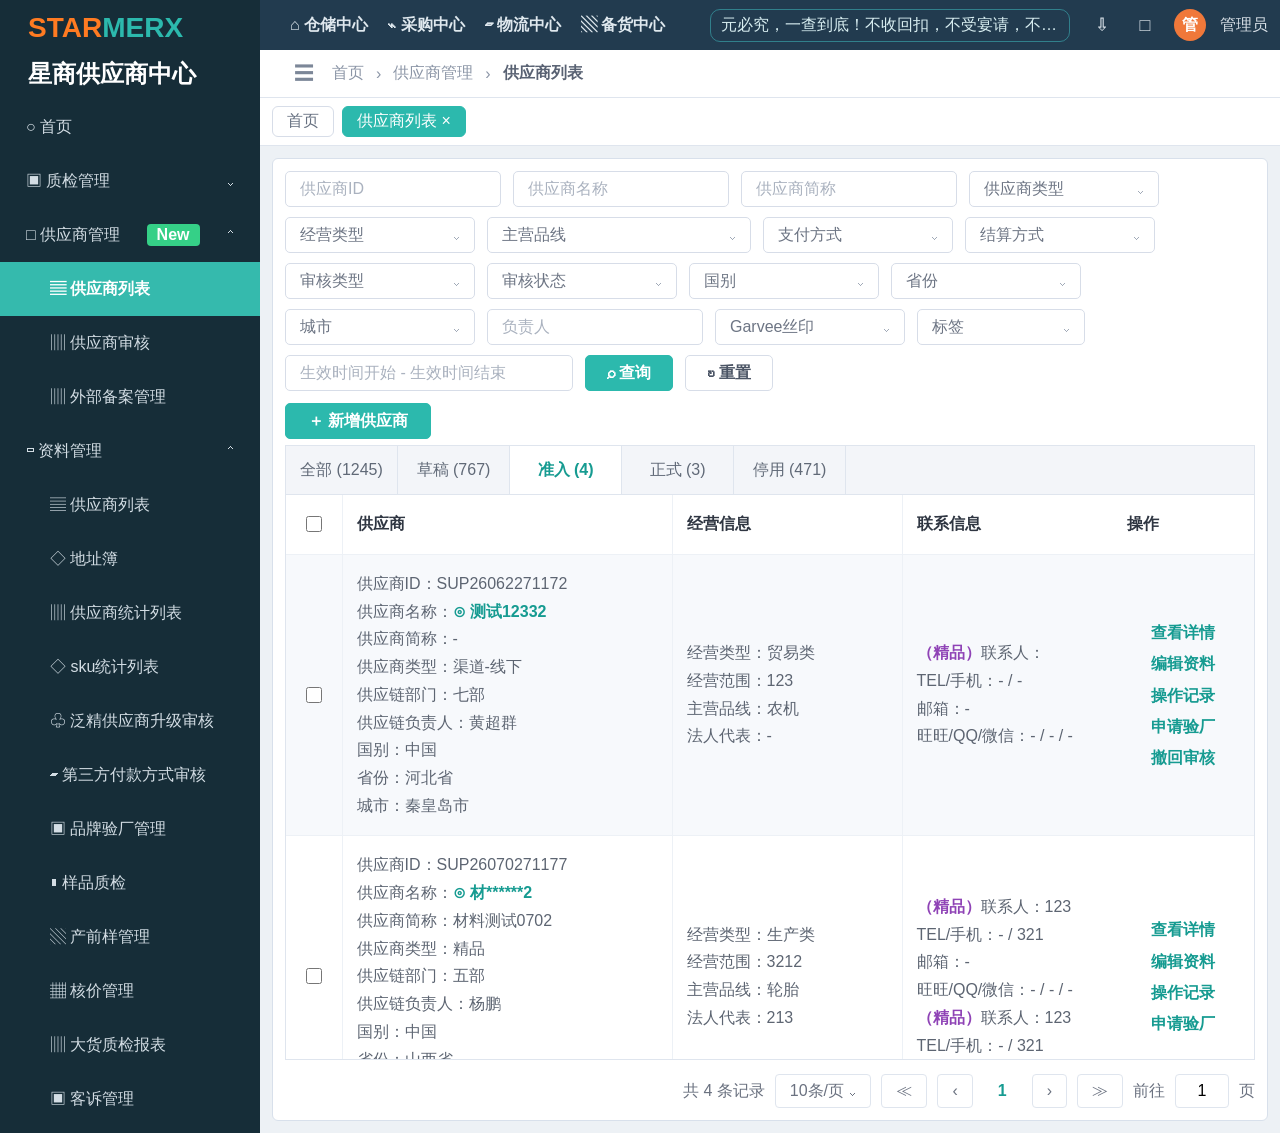
<file: prototype4/index.html>
<!doctype html>
<html lang="zh-CN">
  <head>
    <meta charset="UTF-8" />
    <meta name="viewport" content="width=device-width, initial-scale=1.0" />
    <title>供应商列表 - 申请验厂原型4</title>
    <link rel="stylesheet" href="./styles.css" />
  </head>
  <body>
    <div class="shell">
      <aside class="sidebar" aria-label="主导航">
        <div class="brand">
          <div class="logo"><span>STAR</span>MERX</div>
          <div class="system-name">星商供应商中心</div>
        </div>

        <nav class="nav">
          <a href="#">○ 首页</a>
          <a href="#">▣ 质检管理 <span>⌄</span></a>
          <a class="open" href="#">□ 供应商管理 <em>New</em><span>⌃</span></a>
          <a class="sub active" href="#">▤ 供应商列表</a>
          <a class="sub" href="#">▥ 供应商审核</a>
          <a class="sub" href="#">▥ 外部备案管理</a>
          <a href="#">▭ 资料管理 <span>⌃</span></a>
          <a class="sub" href="#">▤ 供应商列表</a>
          <a class="sub" href="#">◇ 地址簿</a>
          <a class="sub" href="#">▥ 供应商统计列表</a>
          <a class="sub" href="#">◇ sku统计列表</a>
          <a class="sub" href="#">♧ 泛精供应商升级审核</a>
          <a class="sub" href="#">▰ 第三方付款方式审核</a>
          <a class="sub" href="#">▣ 品牌验厂管理</a>
          <a class="sub" href="#">▮ 样品质检</a>
          <a class="sub" href="#">▧ 产前样管理</a>
          <a class="sub" href="#">▦ 核价管理</a>
          <a class="sub" href="#">▥ 大货质检报表</a>
          <a class="sub" href="#">▣ 客诉管理</a>
        </nav>
      </aside>

      <main class="main">
        <header class="topbar">
          <nav class="module-nav" aria-label="顶部模块">
            <a href="#">⌂ 仓储中心</a>
            <a href="#">⌁ 采购中心</a>
            <a href="#">▱ 物流中心</a>
            <a href="#">▧ 备货中心</a>
          </nav>
          <div class="notice">元必究，一查到底！不收回扣，不受宴请，不行贿索贿，不经营同类业务</div>
          <div class="top-actions">
            <button type="button" aria-label="下载">⇩</button>
            <button type="button" aria-label="全屏">□</button>
            <span class="avatar">管</span>
            <span>管理员</span>
          </div>
        </header>

        <section class="crumb" aria-label="面包屑">
          <button type="button" aria-label="展开导航">☰</button>
          <span>首页</span>
          <span>›</span>
          <span>供应商管理</span>
          <span>›</span>
          <strong>供应商列表</strong>
        </section>

        <section class="tabs" aria-label="页面标签">
          <button type="button">首页</button>
          <button class="current" type="button">供应商列表 ×</button>
        </section>

        <section class="panel">
          <form class="filters" aria-label="筛选条件">
            <input type="text" placeholder="供应商ID" />
            <input type="text" placeholder="供应商名称" />
            <input type="text" placeholder="供应商简称" />
            <button class="select-like" type="button">供应商类型 <span>⌄</span></button>
            <button class="select-like" type="button">经营类型 <span>⌄</span></button>
            <button class="select-like wide" type="button">主营品线 <span>⌄</span></button>
            <button class="select-like" type="button">支付方式 <span>⌄</span></button>
            <button class="select-like" type="button">结算方式 <span>⌄</span></button>
            <button class="select-like" type="button">审核类型 <span>⌄</span></button>
            <button class="select-like" type="button">审核状态 <span>⌄</span></button>
            <button class="select-like" type="button">国别 <span>⌄</span></button>
            <button class="select-like" type="button">省份 <span>⌄</span></button>
            <button class="select-like" type="button">城市 <span>⌄</span></button>
            <input type="text" placeholder="负责人" />
            <button class="select-like" type="button">Garvee丝印 <span>⌄</span></button>
            <button class="select-like compact" type="button">标签 <span>⌄</span></button>
            <input class="date-filter" type="text" placeholder="生效时间开始 - 生效时间结束" />
            <button class="primary small" type="button">⌕ 查询</button>
            <button class="ghost small" type="reset">↻ 重置</button>
          </form>

          <button class="primary add-button" type="button">＋ 新增供应商</button>

          <div class="status-tabs" aria-label="供应商状态">
            <button type="button">全部 (1245)</button>
            <button type="button">草稿 (767)</button>
            <button class="active" type="button">准入 (4)</button>
            <button type="button">正式 (3)</button>
            <button type="button">停用 (471)</button>
          </div>

          <div class="table-wrap">
            <table class="supplier-table" aria-label="供应商列表">
              <thead>
                <tr>
                  <th class="check"><input type="checkbox" aria-label="全选" /></th>
                  <th>供应商</th>
                  <th>经营信息</th>
                  <th>联系信息</th>
                  <th>交易信息</th>
                  <th>供应商状态</th>
                  <th>审核状态</th>
                  <th>产品数量</th>
                  <th>操作人员/操作时间</th>
                  <th>使用人</th>
                  <th class="operation-col">操作</th>
                </tr>
              </thead>
              <tbody>
                <tr data-supplier-id="SUP26062271172">
                  <td class="check"><input type="checkbox" aria-label="选择 SUP26062271172" /></td>
                  <td>
                    <div class="info-stack">
                      <span>供应商ID：SUP26062271172</span>
                      <span>供应商名称：<b class="link-text">⊙ 测试12332</b></span>
                      <span>供应商简称：-</span>
                      <span>供应商类型：渠道-线下</span>
                      <span>供应链部门：七部</span>
                      <span>供应链负责人：黄超群</span>
                      <span>国别：中国</span>
                      <span>省份：河北省</span>
                      <span>城市：秦皇岛市</span>
                    </div>
                  </td>
                  <td>
                    <div class="info-stack">
                      <span>经营类型：贸易类</span>
                      <span>经营范围：123</span>
                      <span>主营品线：农机</span>
                      <span>法人代表：-</span>
                    </div>
                  </td>
                  <td>
                    <div class="info-stack">
                      <span><b class="purple">（精品）</b>联系人：</span>
                      <span>TEL/手机：- / -</span>
                      <span>邮箱：-</span>
                      <span>旺旺/QQ/微信：- / - / -</span>
                    </div>
                  </td>
                  <td>
                    <div class="info-stack">
                      <span><b class="purple">（渠道）</b>支付方式：支付宝</span>
                      <span>结算方式：阿里两月结10日</span>
                    </div>
                  </td>
                  <td>准入</td>
                  <td data-audit-cell>
                    <div class="info-stack compact-stack">
                      <span>验厂审核：无验厂记录</span>
                      <span>供应商生效审核：</span>
                      <b class="orange">待黄超群审核</b>
                    </div>
                  </td>
                  <td><b class="teal">0</b></td>
                  <td>
                    <div class="info-stack compact-stack">
                      <span>引入人/负责人：吴良 / 吴良</span>
                      <span>创建时间：2026-06-22 07:31:46</span>
                      <span>更新人：吴良</span>
                      <span>更新时间：2026-07-02 18:19:05</span>
                    </div>
                  </td>
                  <td>-</td>
                  <td>
                    <div class="row-actions">
                      <button type="button" data-action="detail">查看详情</button>
                      <button type="button" data-action="edit">编辑资料</button>
                      <button type="button" data-action="log">操作记录</button>
                      <button type="button" data-action="apply-inspection">申请验厂</button>
                      <button type="button" data-action="withdraw">撤回审核</button>
                    </div>
                  </td>
                </tr>

                <tr data-supplier-id="SUP26070271177">
                  <td class="check"><input type="checkbox" aria-label="选择 SUP26070271177" /></td>
                  <td>
                    <div class="info-stack">
                      <span>供应商ID：SUP26070271177</span>
                      <span>供应商名称：<b class="link-text">⊙ 材******2</b></span>
                      <span>供应商简称：材料测试0702</span>
                      <span>供应商类型：精品</span>
                      <span>供应链部门：五部</span>
                      <span>供应链负责人：杨鹏</span>
                      <span>国别：中国</span>
                      <span>省份：山西省</span>
                      <span>城市：阳泉市</span>
                    </div>
                  </td>
                  <td>
                    <div class="info-stack">
                      <span>经营类型：生产类</span>
                      <span>经营范围：3212</span>
                      <span>主营品线：轮胎</span>
                      <span>法人代表：213</span>
                    </div>
                  </td>
                  <td>
                    <div class="info-stack">
                      <span><b class="purple">（精品）</b>联系人：123</span>
                      <span>TEL/手机：- / 321</span>
                      <span>邮箱：-</span>
                      <span>旺旺/QQ/微信：- / - / -</span>
                      <span><b class="purple">（精品）</b>联系人：123</span>
                      <span>TEL/手机：- / 321</span>
                    </div>
                  </td>
                  <td>
                    <div class="info-stack">
                      <span><b class="purple">（精品）</b>支付方式：银行转账</span>
                      <span>结算方式：（星商对公）OA</span>
                      <span>60天</span>
                    </div>
                  </td>
                  <td>准入</td>
                  <td data-audit-cell>
                    <div class="info-stack compact-stack">
                      <span>验厂审核：<b class="green">审核通过</b></span>
                      <span>供应商生效审核：撤回</span>
                    </div>
                  </td>
                  <td><b class="teal">0</b></td>
                  <td>
                    <div class="info-stack compact-stack">
                      <span>引入人/负责人：吴良 / 吴良</span>
                      <span>创建时间：2026-07-02 03:44:24</span>
                      <span>更新人：吴良</span>
                      <span>更新时间：2026-07-02 15:42:45</span>
                    </div>
                  </td>
                  <td>-</td>
                  <td>
                    <div class="row-actions">
                      <button type="button" data-action="detail">查看详情</button>
                      <button type="button" data-action="edit">编辑资料</button>
                      <button type="button" data-action="log">操作记录</button>
                      <button type="button" data-action="apply-inspection">申请验厂</button>
                    </div>
                  </td>
                </tr>
              </tbody>
            </table>
          </div>

          <footer class="pager">
            <span>共 4 条记录</span>
            <button type="button">10条/页 <span>⌄</span></button>
            <button type="button" aria-label="第一页">≪</button>
            <button type="button" aria-label="上一页">‹</button>
            <button class="page" type="button">1</button>
            <button type="button" aria-label="下一页">›</button>
            <button type="button" aria-label="最后一页">≫</button>
            <span>前往</span>
            <input value="1" aria-label="页码" />
            <span>页</span>
          </footer>
        </section>
      </main>
    </div>

    <div class="modal-backdrop" id="inspectionModal" aria-hidden="true">
      <div class="modal" role="dialog" aria-modal="true" aria-labelledby="modalTitle">
        <header class="modal-header">
          <div>
            <h1 id="modalTitle">申请验厂</h1>
            <p id="modalSupplier">请选择验厂类型并提交申请材料</p>
          </div>
          <button class="icon-btn" id="closeModal" type="button" aria-label="关闭">×</button>
        </header>

        <div class="modal-body">
          <section class="form-block">
            <div class="field-label">验厂类型</div>
            <div class="segmented" role="radiogroup" aria-label="验厂类型">
              <label>
                <input type="radio" name="inspectionType" value="onsite" checked />
                <span>普通验厂</span>
              </label>
              <label>
                <input type="radio" name="inspectionType" value="exempt" />
                <span>免验厂</span>
              </label>
            </div>
          </section>

          <section class="form-block" id="onsiteSection">
            <div class="flow-note">
              <strong>普通验厂流程</strong>
              <span>确定后进入待验厂，由相关负责人继续分配验厂任务。</span>
            </div>
            <div class="factory-data-section" aria-labelledby="factoryDataTitle">
              <h2 id="factoryDataTitle">预验厂信息</h2>
              <div class="factory-data-grid">
                <div class="factory-field required">
                  <label for="factoryProjectNo">项目编号：</label>
                  <input id="factoryProjectNo" type="text" placeholder="请输入项目编号" />
                </div>
                <div class="factory-field">
                  <label for="factoryProjectName">项目名称：</label>
                  <input id="factoryProjectName" type="text" placeholder="项目名称自动填充" readonly />
                </div>
                <div class="factory-field required">
                  <label for="factoryContact">联系人：</label>
                  <input id="factoryContact" type="text" placeholder="请输入联系人" />
                </div>
                <div class="factory-field required">
                  <label for="factoryTel">TEL：</label>
                  <input id="factoryTel" type="text" placeholder="请输入TEL" />
                </div>
                <div class="factory-field required">
                  <label for="factoryMobile">手机号码：</label>
                  <input id="factoryMobile" type="text" placeholder="请输入手机号码" />
                </div>
                <div class="factory-field required">
                  <label for="factoryEmail">Email：</label>
                  <input id="factoryEmail" type="email" placeholder="请输入Email" />
                </div>
                <div class="factory-field required">
                  <label for="factoryTargetCountry">主要目标国家：</label>
                  <input id="factoryTargetCountry" type="text" placeholder="请输入主要目标国家" />
                </div>
                <div class="factory-field">
                  <label for="factoryArea">厂房面积(m²)：</label>
                  <input id="factoryArea" type="number" min="0" step="0.01" placeholder="请输入厂房面积" />
                </div>
                <div class="factory-field">
                  <label for="warehouseArea">仓库面积(m²)：</label>
                  <input id="warehouseArea" type="number" min="0" step="0.01" placeholder="请输入仓库面积" />
                </div>
                <div class="factory-field required">
                  <label for="productionDate">投产日期：</label>
                  <input id="productionDate" type="date" />
                </div>
                <div class="factory-field required">
                  <label for="factoryStaffCount">工厂总人数：</label>
                  <div class="number-stepper">
                    <button type="button" data-stepper-action="decrement" aria-label="减少工厂总人数">−</button>
                    <input id="factoryStaffCount" type="number" min="0" step="1" />
                    <button type="button" data-stepper-action="increment" aria-label="增加工厂总人数">+</button>
                  </div>
                </div>
                <div class="factory-field required">
                  <label for="rdStaffCount">研发人数：</label>
                  <div class="number-stepper">
                    <button type="button" data-stepper-action="decrement" aria-label="减少研发人数">−</button>
                    <input id="rdStaffCount" type="number" min="0" step="1" />
                    <button type="button" data-stepper-action="increment" aria-label="增加研发人数">+</button>
                  </div>
                </div>
                <div class="factory-field required">
                  <label for="qcStaffCount">质检人数：</label>
                  <div class="number-stepper">
                    <button type="button" data-stepper-action="decrement" aria-label="减少质检人数">−</button>
                    <input id="qcStaffCount" type="number" min="0" step="1" />
                    <button type="button" data-stepper-action="increment" aria-label="增加质检人数">+</button>
                  </div>
                </div>
                <div class="factory-field required">
                  <label for="deliveryCycle">交货周期(天)：</label>
                  <div class="number-stepper">
                    <button type="button" data-stepper-action="decrement" aria-label="减少交货周期">−</button>
                    <input id="deliveryCycle" type="number" min="0" step="1" />
                    <button type="button" data-stepper-action="increment" aria-label="增加交货周期">+</button>
                  </div>
                </div>
                <div class="factory-field required">
                  <label for="officeAddress">办公地址：</label>
                  <input id="officeAddress" type="text" placeholder="请输入办公地址" />
                </div>
                <div class="factory-field required">
                  <label for="factoryAddress">工厂地址：</label>
                  <input id="factoryAddress" type="text" placeholder="请输入工厂地址" />
                </div>
                <div class="factory-field required">
                  <label for="mainProduct">主要生产产品：</label>
                  <input id="mainProduct" type="text" placeholder="请输入主要生产产品" />
                </div>
                <div class="factory-field required">
                  <label for="inspectionEquipment">主要检查设备：</label>
                  <input id="inspectionEquipment" type="text" placeholder="请输入主要检查设备" />
                </div>
              </div>
            </div>
            <div class="onsite-form">
              <div class="form-field full">
                <label class="required-label" for="onsiteExpectedDate">期望验厂时间</label>
                <input id="onsiteExpectedDate" type="date" />
              </div>
              <div class="form-field full">
                <label for="onsiteRemark">备注</label>
                <div class="textarea-wrap">
                  <textarea id="onsiteRemark" maxlength="256" placeholder="请输入备注"></textarea>
                  <span id="onsiteRemarkCount">0/256</span>
                </div>
              </div>
            </div>
          </section>

          <section class="form-block is-hidden" id="exemptSection">
            <div class="field-label">免验厂条件</div>
            <div class="multi-select" data-select-root>
              <button class="select-trigger" id="conditionTrigger" type="button" aria-expanded="false">
                <span id="conditionTriggerText">请选择 1-1 到 1-4，可多选</span>
                <span>⌄</span>
              </button>
              <div class="select-panel" id="conditionPanel" aria-hidden="true">
                <label>
                  <input type="checkbox" value="1-1" />
                  <span>1-1 有效期内三方验厂通过</span>
                </label>
                <label>
                  <input type="checkbox" value="1-2" />
                  <span>1-2 主板上市公司</span>
                </label>
                <label>
                  <input type="checkbox" value="1-3" />
                  <span>1-3 标杆大卖背书</span>
                </label>
                <label>
                  <input type="checkbox" value="1-4" />
                  <span>1-4 工商实缴及账期达标</span>
                </label>
              </div>
            </div>
            <div class="condition-chips" id="conditionChips"></div>

            <div class="condition-stack" id="conditionSections">
              <div class="empty-state">选择免验条件后，这里会展示对应人工补充材料、日期填写或系统抓取信息。</div>
            </div>
          </section>

          <section class="validation-box" id="modalStatus" aria-live="polite">
            <span class="status-dot"></span>
            <span>当前为普通验厂申请，请填写期望验厂时间。</span>
          </section>
        </div>

        <footer class="modal-footer">
          <button class="secondary-btn" id="cancelModal" type="button">取消</button>
          <button class="primary-btn" id="confirmApply" type="button">确定</button>
        </footer>
      </div>
    </div>

    <div class="toast" id="toast" role="status" aria-live="polite"></div>
    <script src="./app.js"></script>
  </body>
</html>
</file>
<file: styles.css>
:root {
  --navy-900: #132632;
  --navy-800: #1b3341;
  --navy-700: #243d50;
  --teal-600: #28b8aa;
  --teal-700: #1ca092;
  --orange-500: #f47b20;
  --red-500: #f35b5b;
  --amber-500: #d97706;
  --blue-500: #3977d7;
  --green-600: #189a64;
  --gray-900: #222832;
  --gray-700: #555d6b;
  --gray-500: #8d96a6;
  --gray-300: #d9dee8;
  --gray-200: #e9edf4;
  --gray-100: #f5f7fa;
  --white: #ffffff;
  --shadow: 0 12px 28px rgba(21, 36, 48, 0.14);
  font-family:
    Inter, "PingFang SC", "Microsoft YaHei", "Helvetica Neue", Arial,
    sans-serif;
}

* {
  box-sizing: border-box;
}

body {
  margin: 0;
  min-width: 1180px;
  color: var(--gray-900);
  background: var(--gray-100);
}

button,
input {
  font: inherit;
}

button {
  cursor: pointer;
}

.app-shell {
  display: grid;
  grid-template-columns: 240px 1fr;
  min-height: 100vh;
}

.sidebar {
  color: #dce7ee;
  background: #12252f;
}

.brand {
  height: 160px;
  padding: 46px 24px 0;
}

.brand-logo {
  font-size: 30px;
  font-weight: 800;
  line-height: 1;
  letter-spacing: 0;
  color: #24b7ac;
}

.brand-logo span {
  color: var(--orange-500);
}

.brand-name {
  margin-top: 24px;
  font-size: 22px;
  font-weight: 700;
  color: var(--white);
}

.side-nav {
  display: flex;
  flex-direction: column;
  gap: 2px;
}

.nav-section,
.nav-link {
  display: grid;
  grid-template-columns: 26px 1fr 18px;
  align-items: center;
  min-height: 58px;
  padding: 0 18px;
  border: 0;
  color: #cfdae2;
  text-align: left;
  text-decoration: none;
  background: transparent;
}

.nav-section.is-open,
.nav-section:hover,
.nav-link:hover {
  background: #1b3340;
}

.nav-link {
  grid-template-columns: 1fr;
  padding-left: 48px;
  min-height: 64px;
  color: #cbd5df;
}

.nav-icon {
  width: 18px;
  text-align: center;
  color: #e8eef2;
}

.nav-caret {
  color: #7f909b;
}

.notice-dot {
  width: 10px;
  height: 10px;
  border: 2px solid var(--white);
  border-radius: 50%;
  background: var(--red-500);
}

.main {
  overflow: hidden;
  background: var(--gray-100);
}

.global-header {
  display: flex;
  align-items: center;
  justify-content: space-between;
  height: 50px;
  padding: 0 28px 0 36px;
  color: var(--white);
  background: var(--navy-700);
}

.top-modules {
  display: flex;
  align-items: center;
  gap: 34px;
}

.top-modules a {
  color: var(--white);
  font-size: 16px;
  font-weight: 700;
  text-decoration: none;
  white-space: nowrap;
}

.header-right {
  display: flex;
  align-items: center;
  gap: 18px;
  min-width: 0;
}

.slogan {
  max-width: 520px;
  overflow: hidden;
  font-size: 14px;
  font-weight: 700;
  text-overflow: ellipsis;
  white-space: nowrap;
}

.user-pill {
  position: relative;
  min-width: 48px;
  height: 48px;
  border: 0;
  border-radius: 24px;
  color: var(--white);
  font-weight: 700;
  background: var(--teal-600);
}

.user-pill .badge {
  position: absolute;
  top: 0;
  right: 30px;
  min-width: 42px;
  padding: 2px 6px;
  border-radius: 10px;
  background: #ff7474;
  font-size: 13px;
}

.page-toolbar {
  display: flex;
  align-items: center;
  justify-content: space-between;
  min-height: 60px;
  padding: 0 28px 0 24px;
  border-bottom: 1px solid var(--gray-200);
  background: var(--white);
}

.breadcrumb {
  display: flex;
  align-items: center;
  gap: 12px;
  color: var(--gray-500);
}

.breadcrumb strong {
  color: #94a8c4;
  font-weight: 600;
}

.menu-toggle,
.icon-btn {
  display: inline-grid;
  place-items: center;
  width: 34px;
  height: 34px;
  border: 0;
  color: var(--gray-900);
  background: transparent;
  font-size: 23px;
}

.toolbar-actions {
  display: flex;
  align-items: center;
  gap: 16px;
}

.search-box {
  display: grid;
  grid-template-columns: minmax(300px, 380px) 48px;
  height: 38px;
}

.search-box input {
  width: 100%;
  border: 1px solid var(--gray-300);
  border-right: 0;
  border-radius: 5px 0 0 5px;
  padding: 0 16px;
  color: var(--gray-700);
  outline: none;
}

.search-box button {
  border: 1px solid var(--gray-300);
  border-radius: 0 5px 5px 0;
  color: var(--gray-700);
  background: #f9fafc;
}

.tab-row {
  display: flex;
  align-items: center;
  gap: 6px;
  min-height: 52px;
  padding: 8px 28px 8px 30px;
  border-bottom: 1px solid var(--gray-200);
  background: var(--white);
}

.tab-row button,
.secondary-btn,
.primary-btn {
  height: 34px;
  border: 1px solid var(--gray-300);
  border-radius: 5px;
  padding: 0 14px;
  background: var(--white);
  color: #374151;
  font-weight: 600;
}

.tab-row .is-active,
.primary-btn {
  border-color: var(--teal-600);
  color: var(--white);
  background: var(--teal-600);
}

.primary-btn:hover {
  background: var(--teal-700);
}

.secondary-btn:hover,
.tab-row button:hover {
  border-color: #bac4d5;
  background: #f9fafc;
}

.content-panel {
  margin: 12px 28px;
  min-height: calc(100vh - 174px);
  padding: 12px;
  border-radius: 8px;
  background: var(--white);
}

.supplier-table {
  width: 100%;
  border-collapse: collapse;
  table-layout: fixed;
  border: 1px solid var(--gray-200);
}

.supplier-table th,
.supplier-table td {
  height: 60px;
  border-right: 1px solid var(--gray-200);
  border-bottom: 1px solid var(--gray-200);
  padding: 0 16px;
  text-align: center;
  vertical-align: middle;
}

.supplier-table th {
  height: 48px;
  color: var(--gray-500);
  font-weight: 700;
  background: #fbfcfe;
}

.supplier-table td {
  color: #585f6c;
  font-weight: 600;
}

.operation {
  position: relative;
  display: inline-block;
}

.operation-btn {
  min-width: 92px;
  height: 40px;
}

.operation-menu {
  position: absolute;
  top: calc(100% + 8px);
  right: 0;
  z-index: 5;
  display: none;
  width: 126px;
  padding: 8px 0;
  border: 1px solid var(--gray-200);
  border-radius: 6px;
  box-shadow: var(--shadow);
  background: var(--white);
}

.operation.is-open .operation-menu {
  display: block;
}

.operation-menu button {
  display: block;
  width: 100%;
  height: 36px;
  border: 0;
  padding: 0 18px;
  color: #3f4652;
  text-align: left;
  background: transparent;
}

.operation-menu button:hover {
  color: var(--teal-700);
  background: #effbf9;
}

.modal-backdrop {
  position: fixed;
  inset: 0;
  z-index: 20;
  display: none;
  align-items: center;
  justify-content: center;
  padding: 36px;
  background: rgba(15, 25, 35, 0.42);
}

.modal-backdrop.is-open {
  display: flex;
}

.modal {
  display: grid;
  grid-template-rows: auto minmax(0, 1fr) auto;
  width: min(940px, calc(100vw - 72px));
  max-height: calc(100vh - 72px);
  border-radius: 8px;
  box-shadow: var(--shadow);
  background: var(--white);
}

.modal-header,
.modal-footer {
  display: flex;
  align-items: center;
  justify-content: space-between;
  padding: 18px 24px;
  border-bottom: 1px solid var(--gray-200);
}

.modal-header h1 {
  margin: 0;
  font-size: 20px;
}

.modal-header p {
  margin: 6px 0 0;
  color: var(--gray-500);
}

.modal-body {
  overflow: auto;
  padding: 22px 24px;
}

.modal-footer {
  justify-content: flex-end;
  gap: 12px;
  border-top: 1px solid var(--gray-200);
  border-bottom: 0;
}

.form-block + .form-block {
  margin-top: 20px;
}

.field-label {
  margin-bottom: 10px;
  color: #343b47;
  font-weight: 700;
}

.segmented {
  display: inline-grid;
  grid-template-columns: 132px 132px;
  height: 40px;
  padding: 3px;
  border: 1px solid var(--gray-300);
  border-radius: 6px;
  background: #f8fafc;
}

.segmented label {
  display: grid;
  place-items: center;
}

.segmented input {
  position: absolute;
  opacity: 0;
  pointer-events: none;
}

.segmented span {
  display: grid;
  place-items: center;
  width: 100%;
  height: 32px;
  border-radius: 5px;
  color: var(--gray-700);
  font-weight: 700;
}

.segmented input:checked + span {
  color: var(--white);
  background: var(--teal-600);
}

.flow-note {
  display: grid;
  grid-template-columns: 140px 1fr;
  align-items: center;
  gap: 16px;
  padding: 14px 16px;
  border: 1px solid #dbe7ef;
  border-radius: 6px;
  background: #f5fbff;
  color: #43606f;
}

.is-hidden {
  display: none !important;
}

.multi-select {
  position: relative;
  max-width: 520px;
}

.select-trigger {
  display: flex;
  align-items: center;
  justify-content: space-between;
  width: 100%;
  height: 42px;
  border: 1px solid var(--gray-300);
  border-radius: 6px;
  padding: 0 14px;
  color: #434b58;
  background: var(--white);
}

.select-panel {
  position: absolute;
  top: calc(100% + 6px);
  left: 0;
  z-index: 7;
  display: none;
  width: 100%;
  padding: 8px;
  border: 1px solid var(--gray-200);
  border-radius: 6px;
  box-shadow: var(--shadow);
  background: var(--white);
}

.multi-select.is-open .select-panel {
  display: grid;
  gap: 4px;
}

.select-panel label {
  display: flex;
  align-items: center;
  gap: 10px;
  min-height: 38px;
  padding: 0 10px;
  border-radius: 5px;
  color: #424b58;
  font-weight: 600;
}

.select-panel label:hover {
  background: #effbf9;
}

.condition-chips {
  display: flex;
  flex-wrap: wrap;
  gap: 8px;
  min-height: 28px;
  margin-top: 10px;
}

.chip {
  display: inline-flex;
  align-items: center;
  height: 28px;
  border-radius: 14px;
  padding: 0 10px;
  color: #176d64;
  background: #e4f8f5;
  font-size: 13px;
  font-weight: 700;
}

.condition-stack {
  display: grid;
  gap: 14px;
  margin-top: 18px;
}

.empty-state {
  display: grid;
  place-items: center;
  min-height: 96px;
  border: 1px dashed #cfd7e5;
  border-radius: 8px;
  color: var(--gray-500);
  background: #fbfcff;
}

.condition-card {
  border: 1px solid var(--gray-200);
  border-radius: 8px;
  overflow: hidden;
  background: var(--white);
}

.condition-card header {
  display: flex;
  align-items: center;
  justify-content: space-between;
  padding: 14px 16px;
  background: #fbfcff;
  border-bottom: 1px solid var(--gray-200);
}

.condition-title {
  display: flex;
  align-items: center;
  gap: 10px;
  min-width: 0;
}

.condition-title strong {
  color: #2c3440;
}

.condition-title span {
  color: var(--gray-500);
}

.status-pill {
  display: inline-flex;
  align-items: center;
  height: 26px;
  border-radius: 13px;
  padding: 0 10px;
  color: var(--gray-700);
  background: #eef2f7;
  font-size: 12px;
  font-weight: 700;
}

.status-pill.success {
  color: var(--green-600);
  background: #e6f7ef;
}

.status-pill.danger {
  color: #b91c1c;
  background: #feecec;
}

.status-pill.warning {
  color: var(--amber-500);
  background: #fff5df;
}

.condition-body {
  padding: 16px;
}

.form-grid {
  display: grid;
  grid-template-columns: repeat(2, minmax(0, 1fr));
  gap: 14px;
}

.form-field {
  display: grid;
  gap: 8px;
}

.form-field.full {
  grid-column: 1 / -1;
}

.form-field label,
.form-caption {
  color: #596273;
  font-size: 13px;
  font-weight: 700;
}

.form-caption {
  display: flex;
  align-items: center;
  gap: 8px;
}

.optional-mark {
  font-style: normal;
  color: var(--gray-500);
  font-size: 12px;
  font-weight: 600;
}

.form-field input[type="number"],
.form-field input[type="date"],
.form-field input[type="text"] {
  width: 100%;
  height: 38px;
  border: 1px solid var(--gray-300);
  border-radius: 5px;
  padding: 0 12px;
  color: #333b47;
  outline: none;
}

.follow-up-grid {
  margin-top: 14px;
}

.form-field input[readonly] {
  color: #596273;
  background: #f6f8fb;
}

.upload-box {
  display: grid;
  grid-template-columns: 30px 1fr auto;
  align-items: center;
  gap: 10px;
  min-height: 58px;
  border: 1px dashed #bcc8d8;
  border-radius: 6px;
  padding: 10px 12px;
  color: #596273;
  background: #fbfcff;
}

.upload-box input {
  position: absolute;
  opacity: 0;
  pointer-events: none;
}

.upload-icon {
  display: grid;
  place-items: center;
  width: 30px;
  height: 30px;
  border-radius: 15px;
  color: var(--white);
  background: var(--blue-500);
}

.upload-title {
  color: #303947;
  font-weight: 700;
}

.upload-file {
  color: var(--gray-500);
  font-size: 13px;
}

.upload-action {
  color: var(--teal-700);
  font-weight: 700;
}

.upload-box.has-file {
  border-style: solid;
  border-color: #a9ded6;
  background: #f2fbfa;
}

.api-toolbar {
  display: flex;
  align-items: center;
  justify-content: space-between;
  gap: 14px;
  margin-bottom: 14px;
  padding: 12px;
  border-radius: 6px;
  background: #f8fafc;
}

.api-state {
  color: #566274;
  font-weight: 700;
}

.scenario-buttons {
  display: flex;
  gap: 8px;
}

.scenario-buttons button {
  height: 30px;
  border: 1px solid var(--gray-300);
  border-radius: 5px;
  padding: 0 10px;
  color: #4a5363;
  background: var(--white);
  font-weight: 700;
}

.scenario-buttons button.is-active {
  color: var(--white);
  border-color: var(--blue-500);
  background: var(--blue-500);
}

.field-error {
  margin-top: 10px;
  color: #b91c1c;
  font-size: 13px;
  font-weight: 700;
}

.validation-box {
  display: flex;
  align-items: flex-start;
  gap: 10px;
  margin-top: 22px;
  padding: 12px 14px;
  border: 1px solid #dbe7ef;
  border-radius: 6px;
  color: #43596b;
  background: #f5fbff;
  line-height: 1.5;
}

.validation-box.error {
  border-color: #ffd0d0;
  color: #9f1d1d;
  background: #fff3f3;
}

.validation-box.success {
  border-color: #bde9d3;
  color: #126c49;
  background: #f0fbf5;
}

.status-dot {
  flex: 0 0 auto;
  width: 9px;
  height: 9px;
  margin-top: 7px;
  border-radius: 50%;
  background: var(--blue-500);
}

.validation-box.error .status-dot {
  background: var(--red-500);
}

.validation-box.success .status-dot {
  background: var(--green-600);
}

.drawer {
  position: fixed;
  top: 0;
  right: 0;
  z-index: 18;
  display: grid;
  grid-template-rows: auto 1fr;
  width: 420px;
  height: 100vh;
  transform: translateX(100%);
  transition: transform 0.18s ease;
  box-shadow: -12px 0 26px rgba(15, 25, 35, 0.12);
  background: var(--white);
}

.drawer.is-open {
  transform: translateX(0);
}

.drawer header {
  display: flex;
  align-items: center;
  justify-content: space-between;
  padding: 20px;
  border-bottom: 1px solid var(--gray-200);
}

.drawer h2 {
  margin: 0;
  font-size: 20px;
}

.drawer p {
  margin: 6px 0 0;
  color: var(--gray-500);
}

.drawer-body {
  overflow: auto;
  padding: 20px;
}

.detail-list {
  display: grid;
  gap: 12px;
}

.detail-item {
  display: grid;
  grid-template-columns: 120px 1fr;
  gap: 12px;
  padding-bottom: 12px;
  border-bottom: 1px solid var(--gray-200);
}

.detail-item span {
  color: var(--gray-500);
}

.detail-item strong {
  color: #303947;
}

.toast {
  position: fixed;
  right: 28px;
  bottom: 28px;
  z-index: 30;
  display: none;
  max-width: 360px;
  border-radius: 6px;
  padding: 12px 16px;
  box-shadow: var(--shadow);
  color: var(--white);
  background: #253445;
  font-weight: 700;
}

.toast.is-open {
  display: block;
}

@media (max-width: 1280px) {
  body {
    min-width: 1024px;
  }

  .app-shell {
    grid-template-columns: 210px 1fr;
  }

  .top-modules {
    gap: 18px;
  }

  .slogan {
    max-width: 300px;
  }

  .supplier-table th,
  .supplier-table td {
    padding: 0 10px;
  }
}
</file>
<file: prototype/styles.css>
:root {
  --navy-900: #132632;
  --navy-800: #1b3341;
  --navy-700: #243d50;
  --teal-600: #28b8aa;
  --teal-700: #1ca092;
  --orange-500: #f47b20;
  --red-500: #f35b5b;
  --amber-500: #d97706;
  --blue-500: #3977d7;
  --green-600: #189a64;
  --gray-900: #222832;
  --gray-700: #555d6b;
  --gray-500: #8d96a6;
  --gray-300: #d9dee8;
  --gray-200: #e9edf4;
  --gray-100: #f5f7fa;
  --white: #ffffff;
  --shadow: 0 12px 28px rgba(21, 36, 48, 0.14);
  font-family:
    Inter, "PingFang SC", "Microsoft YaHei", "Helvetica Neue", Arial,
    sans-serif;
}

* {
  box-sizing: border-box;
}

body {
  margin: 0;
  min-width: 1180px;
  color: var(--gray-900);
  background: var(--gray-100);
}

button,
input {
  font: inherit;
}

button {
  cursor: pointer;
}

.app-shell {
  display: grid;
  grid-template-columns: 240px 1fr;
  min-height: 100vh;
}

.sidebar {
  color: #dce7ee;
  background: #12252f;
}

.brand {
  height: 160px;
  padding: 46px 24px 0;
}

.brand-logo {
  font-size: 30px;
  font-weight: 800;
  line-height: 1;
  letter-spacing: 0;
  color: #24b7ac;
}

.brand-logo span {
  color: var(--orange-500);
}

.brand-name {
  margin-top: 24px;
  font-size: 22px;
  font-weight: 700;
  color: var(--white);
}

.side-nav {
  display: flex;
  flex-direction: column;
  gap: 2px;
}

.nav-section,
.nav-link {
  display: grid;
  grid-template-columns: 26px 1fr 18px;
  align-items: center;
  min-height: 58px;
  padding: 0 18px;
  border: 0;
  color: #cfdae2;
  text-align: left;
  text-decoration: none;
  background: transparent;
}

.nav-section.is-open,
.nav-section:hover,
.nav-link:hover {
  background: #1b3340;
}

.nav-link {
  grid-template-columns: 1fr;
  padding-left: 48px;
  min-height: 64px;
  color: #cbd5df;
}

.nav-icon {
  width: 18px;
  text-align: center;
  color: #e8eef2;
}

.nav-caret {
  color: #7f909b;
}

.notice-dot {
  width: 10px;
  height: 10px;
  border: 2px solid var(--white);
  border-radius: 50%;
  background: var(--red-500);
}

.main {
  overflow: hidden;
  background: var(--gray-100);
}

.global-header {
  display: flex;
  align-items: center;
  justify-content: space-between;
  height: 50px;
  padding: 0 28px 0 36px;
  color: var(--white);
  background: var(--navy-700);
}

.top-modules {
  display: flex;
  align-items: center;
  gap: 34px;
}

.top-modules a {
  color: var(--white);
  font-size: 16px;
  font-weight: 700;
  text-decoration: none;
  white-space: nowrap;
}

.header-right {
  display: flex;
  align-items: center;
  gap: 18px;
  min-width: 0;
}

.slogan {
  max-width: 520px;
  overflow: hidden;
  font-size: 14px;
  font-weight: 700;
  text-overflow: ellipsis;
  white-space: nowrap;
}

.user-pill {
  position: relative;
  min-width: 48px;
  height: 48px;
  border: 0;
  border-radius: 24px;
  color: var(--white);
  font-weight: 700;
  background: var(--teal-600);
}

.user-pill .badge {
  position: absolute;
  top: 0;
  right: 30px;
  min-width: 42px;
  padding: 2px 6px;
  border-radius: 10px;
  background: #ff7474;
  font-size: 13px;
}

.page-toolbar {
  display: flex;
  align-items: center;
  justify-content: space-between;
  min-height: 60px;
  padding: 0 28px 0 24px;
  border-bottom: 1px solid var(--gray-200);
  background: var(--white);
}

.breadcrumb {
  display: flex;
  align-items: center;
  gap: 12px;
  color: var(--gray-500);
}

.breadcrumb strong {
  color: #94a8c4;
  font-weight: 600;
}

.menu-toggle,
.icon-btn {
  display: inline-grid;
  place-items: center;
  width: 34px;
  height: 34px;
  border: 0;
  color: var(--gray-900);
  background: transparent;
  font-size: 23px;
}

.toolbar-actions {
  display: flex;
  align-items: center;
  gap: 16px;
}

.search-box {
  display: grid;
  grid-template-columns: minmax(300px, 380px) 48px;
  height: 38px;
}

.search-box input {
  width: 100%;
  border: 1px solid var(--gray-300);
  border-right: 0;
  border-radius: 5px 0 0 5px;
  padding: 0 16px;
  color: var(--gray-700);
  outline: none;
}

.search-box button {
  border: 1px solid var(--gray-300);
  border-radius: 0 5px 5px 0;
  color: var(--gray-700);
  background: #f9fafc;
}

.tab-row {
  display: flex;
  align-items: center;
  gap: 6px;
  min-height: 52px;
  padding: 8px 28px 8px 30px;
  border-bottom: 1px solid var(--gray-200);
  background: var(--white);
}

.tab-row button,
.secondary-btn,
.primary-btn {
  height: 34px;
  border: 1px solid var(--gray-300);
  border-radius: 5px;
  padding: 0 14px;
  background: var(--white);
  color: #374151;
  font-weight: 600;
}

.tab-row .is-active,
.primary-btn {
  border-color: var(--teal-600);
  color: var(--white);
  background: var(--teal-600);
}

.primary-btn:hover {
  background: var(--teal-700);
}

.secondary-btn:hover,
.tab-row button:hover {
  border-color: #bac4d5;
  background: #f9fafc;
}

.content-panel {
  margin: 12px 28px;
  min-height: calc(100vh - 174px);
  padding: 12px;
  border-radius: 8px;
  background: var(--white);
}

.supplier-table {
  width: 100%;
  border-collapse: collapse;
  table-layout: fixed;
  border: 1px solid var(--gray-200);
}

.supplier-table th,
.supplier-table td {
  height: 60px;
  border-right: 1px solid var(--gray-200);
  border-bottom: 1px solid var(--gray-200);
  padding: 0 16px;
  text-align: center;
  vertical-align: middle;
}

.supplier-table th {
  height: 48px;
  color: var(--gray-500);
  font-weight: 700;
  background: #fbfcfe;
}

.supplier-table td {
  color: #585f6c;
  font-weight: 600;
}

.operation {
  position: relative;
  display: inline-block;
}

.operation-btn {
  min-width: 92px;
  height: 40px;
}

.operation-menu {
  position: absolute;
  top: calc(100% + 8px);
  right: 0;
  z-index: 5;
  display: none;
  width: 126px;
  padding: 8px 0;
  border: 1px solid var(--gray-200);
  border-radius: 6px;
  box-shadow: var(--shadow);
  background: var(--white);
}

.operation.is-open .operation-menu {
  display: block;
}

.operation-menu button {
  display: block;
  width: 100%;
  height: 36px;
  border: 0;
  padding: 0 18px;
  color: #3f4652;
  text-align: left;
  background: transparent;
}

.operation-menu button:hover {
  color: var(--teal-700);
  background: #effbf9;
}

.modal-backdrop {
  position: fixed;
  inset: 0;
  z-index: 20;
  display: none;
  align-items: center;
  justify-content: center;
  padding: 36px;
  background: rgba(15, 25, 35, 0.42);
}

.modal-backdrop.is-open {
  display: flex;
}

.modal {
  display: grid;
  grid-template-rows: auto minmax(0, 1fr) auto;
  width: min(1120px, calc(100vw - 72px));
  max-height: calc(100vh - 72px);
  border-radius: 8px;
  box-shadow: var(--shadow);
  background: var(--white);
}

.modal-header,
.modal-footer {
  display: flex;
  align-items: center;
  justify-content: space-between;
  padding: 18px 24px;
  border-bottom: 1px solid var(--gray-200);
}

.modal-header h1 {
  margin: 0;
  font-size: 20px;
}

.modal-header p {
  margin: 6px 0 0;
  color: var(--gray-500);
}

.modal-body {
  overflow: auto;
  padding: 22px 24px;
}

.modal-footer {
  justify-content: flex-end;
  gap: 12px;
  border-top: 1px solid var(--gray-200);
  border-bottom: 0;
}

.form-block + .form-block {
  margin-top: 20px;
}

.field-label {
  margin-bottom: 10px;
  color: #343b47;
  font-weight: 700;
}

.segmented {
  display: inline-grid;
  grid-template-columns: 132px 132px;
  height: 40px;
  padding: 3px;
  border: 1px solid var(--gray-300);
  border-radius: 6px;
  background: #f8fafc;
}

.segmented label {
  display: grid;
  place-items: center;
}

.segmented input {
  position: absolute;
  opacity: 0;
  pointer-events: none;
}

.segmented span {
  display: grid;
  place-items: center;
  width: 100%;
  height: 32px;
  border-radius: 5px;
  color: var(--gray-700);
  font-weight: 700;
}

.segmented input:checked + span {
  color: var(--white);
  background: var(--teal-600);
}

.flow-note {
  display: grid;
  grid-template-columns: 140px 1fr;
  align-items: center;
  gap: 16px;
  padding: 14px 16px;
  border: 1px solid #dbe7ef;
  border-radius: 6px;
  background: #f5fbff;
  color: #43606f;
}

.factory-data-section {
  margin-top: 20px;
}

.factory-data-section h2 {
  margin: 0;
  padding-bottom: 16px;
  border-bottom: 1px solid var(--gray-200);
  color: #343b47;
  font-size: 18px;
}

.factory-data-grid {
  display: grid;
  grid-template-columns: repeat(3, minmax(0, 1fr));
  gap: 16px 20px;
  margin-top: 20px;
}

.factory-field {
  display: grid;
  grid-template-columns: 136px minmax(0, 1fr);
  align-items: center;
  gap: 10px;
  min-width: 0;
}

.factory-field label {
  color: #596273;
  font-weight: 700;
  white-space: nowrap;
}

.factory-field.required label::before {
  content: "*";
  margin-right: 4px;
  color: var(--red-500);
}

.factory-field input {
  width: 100%;
  min-width: 0;
  height: 38px;
  border: 1px solid var(--gray-300);
  border-radius: 5px;
  padding: 0 12px;
  color: #333b47;
  outline: none;
}

.factory-field input[readonly] {
  color: var(--gray-500);
  background: #f4f6fa;
}

.factory-field input[type="number"] {
  appearance: textfield;
}

.factory-field input[type="number"]::-webkit-inner-spin-button,
.factory-field input[type="number"]::-webkit-outer-spin-button {
  margin: 0;
  appearance: none;
}

.number-stepper {
  display: grid;
  grid-template-columns: 34px minmax(0, 1fr) 34px;
  height: 38px;
}

.number-stepper button,
.number-stepper input {
  height: 38px;
  border: 1px solid var(--gray-300);
  background: var(--white);
}

.number-stepper button {
  display: grid;
  place-items: center;
  padding: 0;
  color: #596273;
  font-size: 20px;
}

.number-stepper button:first-child {
  border-right: 0;
  border-radius: 5px 0 0 5px;
}

.number-stepper button:last-child {
  border-left: 0;
  border-radius: 0 5px 5px 0;
}

.number-stepper input {
  border-radius: 0;
  text-align: left;
}

.onsite-form {
  display: grid;
  gap: 18px;
  margin-top: 20px;
}

.required-label::before {
  content: "*";
  margin-right: 4px;
  color: var(--red-500);
}

.is-hidden {
  display: none !important;
}

.multi-select {
  position: relative;
  max-width: 520px;
}

.select-trigger {
  display: flex;
  align-items: center;
  justify-content: space-between;
  width: 100%;
  height: 42px;
  border: 1px solid var(--gray-300);
  border-radius: 6px;
  padding: 0 14px;
  color: #434b58;
  background: var(--white);
}

.select-panel {
  position: absolute;
  top: calc(100% + 6px);
  left: 0;
  z-index: 7;
  display: none;
  width: 100%;
  padding: 8px;
  border: 1px solid var(--gray-200);
  border-radius: 6px;
  box-shadow: var(--shadow);
  background: var(--white);
}

.multi-select.is-open .select-panel {
  display: grid;
  gap: 4px;
}

.select-panel label {
  display: flex;
  align-items: center;
  gap: 10px;
  min-height: 38px;
  padding: 0 10px;
  border-radius: 5px;
  color: #424b58;
  font-weight: 600;
}

.select-panel label:hover {
  background: #effbf9;
}

.condition-chips {
  display: flex;
  flex-wrap: wrap;
  gap: 8px;
  min-height: 28px;
  margin-top: 10px;
}

.chip {
  display: inline-flex;
  align-items: center;
  height: 28px;
  border-radius: 14px;
  padding: 0 10px;
  color: #176d64;
  background: #e4f8f5;
  font-size: 13px;
  font-weight: 700;
}

.condition-stack {
  display: grid;
  gap: 14px;
  margin-top: 18px;
}

.empty-state {
  display: grid;
  place-items: center;
  min-height: 96px;
  border: 1px dashed #cfd7e5;
  border-radius: 8px;
  color: var(--gray-500);
  background: #fbfcff;
}

.condition-card {
  border: 1px solid var(--gray-200);
  border-radius: 8px;
  overflow: hidden;
  background: var(--white);
}

.condition-card header {
  display: flex;
  align-items: center;
  justify-content: space-between;
  padding: 14px 16px;
  background: #fbfcff;
  border-bottom: 1px solid var(--gray-200);
}

.condition-title {
  display: flex;
  align-items: center;
  gap: 10px;
  min-width: 0;
}

.condition-title strong {
  color: #2c3440;
}

.condition-title span {
  color: var(--gray-500);
}

.status-pill {
  display: inline-flex;
  align-items: center;
  height: 26px;
  border-radius: 13px;
  padding: 0 10px;
  color: var(--gray-700);
  background: #eef2f7;
  font-size: 12px;
  font-weight: 700;
}

.status-pill.success {
  color: var(--green-600);
  background: #e6f7ef;
}

.status-pill.danger {
  color: #b91c1c;
  background: #feecec;
}

.status-pill.warning {
  color: var(--amber-500);
  background: #fff5df;
}

.condition-body {
  padding: 16px;
}

.form-grid {
  display: grid;
  grid-template-columns: repeat(2, minmax(0, 1fr));
  gap: 14px;
}

.form-field {
  display: grid;
  gap: 8px;
}

.form-field.full {
  grid-column: 1 / -1;
}

.form-field label,
.form-caption {
  color: #596273;
  font-size: 13px;
  font-weight: 700;
}

.form-caption {
  display: flex;
  align-items: center;
  gap: 8px;
}

.optional-mark {
  font-style: normal;
  color: var(--gray-500);
  font-size: 12px;
  font-weight: 600;
}

.form-field input[type="number"],
.form-field input[type="date"],
.form-field input[type="text"] {
  width: 100%;
  height: 38px;
  border: 1px solid var(--gray-300);
  border-radius: 5px;
  padding: 0 12px;
  color: #333b47;
  outline: none;
}

.textarea-wrap {
  position: relative;
}

.textarea-wrap textarea {
  width: 100%;
  min-height: 108px;
  resize: vertical;
  border: 1px solid var(--gray-300);
  border-radius: 5px;
  padding: 12px 14px 28px;
  color: #333b47;
  line-height: 1.5;
  outline: none;
}

.textarea-wrap span {
  position: absolute;
  right: 12px;
  bottom: 10px;
  color: var(--gray-500);
  font-size: 12px;
  font-weight: 700;
}

.follow-up-grid {
  margin-top: 14px;
}

.form-field input[readonly] {
  color: #596273;
  background: #f6f8fb;
}

.upload-box {
  display: grid;
  grid-template-columns: 30px 1fr auto;
  align-items: center;
  gap: 10px;
  min-height: 58px;
  border: 1px dashed #bcc8d8;
  border-radius: 6px;
  padding: 10px 12px;
  color: #596273;
  background: #fbfcff;
}

.upload-box input {
  position: absolute;
  opacity: 0;
  pointer-events: none;
}

.upload-icon {
  display: grid;
  place-items: center;
  width: 30px;
  height: 30px;
  border-radius: 15px;
  color: var(--white);
  background: var(--blue-500);
}

.upload-title {
  color: #303947;
  font-weight: 700;
}

.upload-file {
  color: var(--gray-500);
  font-size: 13px;
}

.upload-action {
  color: var(--teal-700);
  font-weight: 700;
}

.upload-box.has-file {
  border-style: solid;
  border-color: #a9ded6;
  background: #f2fbfa;
}

.field-error {
  margin-top: 10px;
  color: #b91c1c;
  font-size: 13px;
  font-weight: 700;
}

.validation-box {
  display: flex;
  align-items: flex-start;
  gap: 10px;
  margin-top: 22px;
  padding: 12px 14px;
  border: 1px solid #dbe7ef;
  border-radius: 6px;
  color: #43596b;
  background: #f5fbff;
  line-height: 1.5;
}

.validation-box.error {
  border-color: #ffd0d0;
  color: #9f1d1d;
  background: #fff3f3;
}

.validation-box.success {
  border-color: #bde9d3;
  color: #126c49;
  background: #f0fbf5;
}

.status-dot {
  flex: 0 0 auto;
  width: 9px;
  height: 9px;
  margin-top: 7px;
  border-radius: 50%;
  background: var(--blue-500);
}

.validation-box.error .status-dot {
  background: var(--red-500);
}

.validation-box.success .status-dot {
  background: var(--green-600);
}

.drawer {
  position: fixed;
  top: 0;
  right: 0;
  z-index: 18;
  display: grid;
  grid-template-rows: auto 1fr;
  width: 420px;
  height: 100vh;
  transform: translateX(100%);
  transition: transform 0.18s ease;
  box-shadow: -12px 0 26px rgba(15, 25, 35, 0.12);
  background: var(--white);
}

.drawer.is-open {
  transform: translateX(0);
}

.drawer header {
  display: flex;
  align-items: center;
  justify-content: space-between;
  padding: 20px;
  border-bottom: 1px solid var(--gray-200);
}

.drawer h2 {
  margin: 0;
  font-size: 20px;
}

.drawer p {
  margin: 6px 0 0;
  color: var(--gray-500);
}

.drawer-body {
  overflow: auto;
  padding: 20px;
}

.detail-list {
  display: grid;
  gap: 12px;
}

.detail-item {
  display: grid;
  grid-template-columns: 120px 1fr;
  gap: 12px;
  padding-bottom: 12px;
  border-bottom: 1px solid var(--gray-200);
}

.detail-item span {
  color: var(--gray-500);
}

.detail-item strong {
  color: #303947;
}

.toast {
  position: fixed;
  right: 28px;
  bottom: 28px;
  z-index: 30;
  display: none;
  max-width: 360px;
  border-radius: 6px;
  padding: 12px 16px;
  box-shadow: var(--shadow);
  color: var(--white);
  background: #253445;
  font-weight: 700;
}

.toast.is-open {
  display: block;
}

@media (max-width: 1280px) {
  body {
    min-width: 1024px;
  }

  .app-shell {
    grid-template-columns: 210px 1fr;
  }

  .top-modules {
    gap: 18px;
  }

  .slogan {
    max-width: 300px;
  }

  .supplier-table th,
  .supplier-table td {
    padding: 0 10px;
  }
}
</file>
<file: prototype2/styles.css>
:root {
  --navy-950: #0d1a20;
  --navy-900: #12242c;
  --navy-800: #1b303c;
  --navy-700: #233c4f;
  --teal: #29b9ad;
  --teal-dark: #1e9f94;
  --blue: #2878d4;
  --red: #f05b5b;
  --orange: #f19935;
  --green: #25a66a;
  --text: #2f3440;
  --muted: #8b95a6;
  --line: #e4e9f2;
  --soft: #f5f7fb;
  --white: #fff;
  font-family: "PingFang SC", "Microsoft YaHei", Arial, sans-serif;
}

* {
  box-sizing: border-box;
}

body {
  margin: 0;
  min-width: 1360px;
  color: var(--text);
  background: #edf1f5;
}

button,
input {
  font: inherit;
}

button {
  cursor: pointer;
}

.shell {
  display: grid;
  grid-template-columns: 286px 1fr;
  min-height: 100vh;
}

.sidebar {
  color: #d8e1e7;
  background: var(--navy-900);
}

.brand {
  height: 100px;
  padding: 14px 28px;
}

.logo {
  color: var(--teal);
  font-size: 28px;
  font-weight: 800;
  line-height: 1;
}

.logo span {
  color: #ff7b22;
}

.system-name {
  margin-top: 16px;
  color: var(--white);
  font-size: 24px;
  font-weight: 700;
}

.nav {
  display: flex;
  flex-direction: column;
}

.nav a {
  position: relative;
  display: flex;
  align-items: center;
  gap: 12px;
  min-height: 54px;
  padding: 0 26px;
  color: #d3dde4;
  text-decoration: none;
}

.nav a span {
  margin-left: auto;
}

.nav em {
  margin-left: auto;
  border-radius: 4px;
  padding: 3px 12px;
  color: var(--white);
  background: #35d087;
  font-style: normal;
}

.nav .sub {
  padding-left: 50px;
}

.nav .active {
  color: var(--white);
  background: #35baad;
  font-weight: 700;
}

.nav a:hover {
  background: #1a333e;
}

.main {
  overflow: hidden;
}

.topbar {
  display: flex;
  align-items: center;
  height: 50px;
  padding: 0 32px;
  color: #dfe8ee;
  background: var(--navy-700);
}

.module-nav {
  display: flex;
  gap: 34px;
  font-size: 17px;
}

.notice {
  margin-left: auto;
  border: 1px solid rgba(62, 184, 190, 0.55);
  border-radius: 10px;
  padding: 5px 10px;
  color: #d7edf0;
  white-space: nowrap;
}

.user {
  margin-left: 18px;
  color: #d8e4e9;
  font-size: 18px;
}

.crumb {
  display: flex;
  align-items: center;
  gap: 12px;
  height: 48px;
  padding: 0 28px;
  color: #9aa5b5;
  background: var(--navy-900);
}

.crumb button {
  border: 0;
  color: #b9c5cd;
  background: transparent;
  font-size: 20px;
}

.crumb strong {
  color: #bdc8d1;
}

.tabs {
  display: flex;
  gap: 8px;
  height: 48px;
  padding: 8px 12px;
  background: var(--navy-900);
}

.tabs button {
  min-width: 48px;
  border: 1px solid #31505d;
  border-radius: 6px;
  padding: 0 14px;
  color: #bcc8cf;
  background: #13252c;
}

.tabs .current {
  color: var(--white);
  border-color: var(--teal);
  background: var(--teal);
}

.panel {
  margin: 12px;
  border-radius: 8px;
  padding: 12px;
  background: var(--white);
}

.filters {
  display: flex;
  align-items: center;
  flex-wrap: wrap;
  gap: 12px;
}

.field,
.filters button,
.date-range {
  height: 38px;
  border: 1px solid #d7dde8;
  border-radius: 5px;
  padding: 0 14px;
  color: #6b7280;
  background: var(--white);
}

.field {
  min-width: 132px;
}

.field.wide {
  width: 258px;
}

input.field {
  outline: none;
}

select.field {
  outline: none;
}

.muted {
  color: #b3bac7;
}

.filters label {
  color: #4e5665;
  font-weight: 700;
}

.date-range {
  display: flex;
  align-items: center;
  gap: 8px;
}

.date-range span {
  display: inline-flex;
  align-items: center;
  height: 30px;
  padding: 0 10px;
  color: #fff;
  background: #333;
}

.date-range b {
  font-weight: 500;
}

.filters .teal {
  color: var(--white);
  border-color: var(--teal);
  background: var(--teal);
}

.standard {
  margin: 28px 0 16px;
  color: #c5cbd3;
  font-size: 18px;
  font-weight: 700;
}

.status-tabs {
  display: flex;
  align-items: center;
  border: 1px solid var(--line);
  border-bottom: 0;
  background: #f3f5f9;
}

.status-tabs button {
  min-width: 126px;
  height: 48px;
  border: 0;
  border-right: 1px solid var(--line);
  color: #5c6470;
  background: transparent;
  font-size: 16px;
}

.status-tabs .active {
  color: var(--teal-dark);
  background: var(--white);
}

.status-tabs .hide-search {
  margin-left: auto;
  margin-right: 0;
  min-width: auto;
  height: 34px;
  border-radius: 4px;
  padding: 0 18px;
  color: var(--white);
  background: var(--teal);
}

.inspection-table {
  width: 100%;
  table-layout: fixed;
  border-collapse: collapse;
  border: 1px solid var(--line);
}

.inspection-table th,
.inspection-table td {
  border-right: 1px solid var(--line);
  border-bottom: 1px solid var(--line);
  padding: 14px 12px;
  text-align: center;
  vertical-align: middle;
}

.inspection-table th {
  height: 58px;
  color: #7b8492;
  font-weight: 700;
  background: #fbfcfe;
}

.inspection-table td {
  min-height: 102px;
  color: #323945;
}

.empty-row {
  height: 160px;
  color: var(--muted) !important;
}

.muted-text {
  color: var(--muted);
}

.check {
  width: 58px;
}

.supplier-cell {
  display: grid;
  justify-items: center;
  gap: 8px;
}

.supplier-id {
  color: var(--teal-dark);
  font-weight: 500;
}

.supplier-sub {
  color: var(--teal-dark);
  font-size: 13px;
}

.tag-row {
  display: flex;
  flex-wrap: wrap;
  justify-content: center;
  gap: 6px;
  max-width: 310px;
}

.tag {
  display: inline-flex;
  align-items: center;
  height: 22px;
  border-radius: 4px;
  padding: 0 7px;
  color: #596273;
  background: #eef2f7;
  font-size: 12px;
  font-weight: 700;
}

.tag.exempt {
  color: #0b7c74;
  background: #dff8f5;
}

.tag.regular {
  color: #4c6275;
  background: #e9f0f7;
}

.tag.third {
  color: #2d63b8;
  background: #e5efff;
}

.tag.listed {
  color: #8a5a00;
  background: #fff3d8;
}

.tag.seller {
  color: #9b2764;
  background: #fde7f2;
}

.tag.capital {
  color: #187247;
  background: #e3f7ec;
}

.level {
  display: inline-flex;
  align-items: center;
  justify-content: center;
  height: 24px;
  min-width: 36px;
  border-radius: 4px;
  color: var(--teal-dark);
  background: #dff8f5;
}

.project {
  display: grid;
  justify-items: center;
  gap: 8px;
  line-height: 1.4;
}

.remark {
  color: var(--blue);
}

.actions {
  display: flex;
  justify-content: center;
  gap: 10px;
  white-space: nowrap;
}

.actions button {
  border: 0;
  padding: 0;
  background: transparent;
  font-weight: 700;
}

.actions .assign {
  color: var(--teal-dark);
}

.actions .reject {
  color: var(--red);
}

.actions .note {
  color: var(--orange);
}

.actions .log {
  color: var(--teal-dark);
}

.report-list {
  display: grid;
  gap: 8px;
  justify-items: center;
}

.report-list a {
  max-width: 126px;
  overflow: hidden;
  color: var(--blue);
  text-overflow: ellipsis;
  text-decoration: none;
  white-space: nowrap;
}

.report-list a:hover {
  text-decoration: underline;
}

.pager {
  display: flex;
  align-items: center;
  justify-content: flex-end;
  gap: 10px;
  padding-top: 14px;
  color: #6b7280;
}

.pager button,
.pager input {
  height: 34px;
  border: 1px solid var(--line);
  border-radius: 4px;
  background: var(--white);
}

.pager button {
  padding: 0 14px;
}

.pager .page {
  color: var(--white);
  border-color: var(--teal);
  background: var(--teal);
}

.pager input {
  width: 54px;
  text-align: center;
}

.modal-mask {
  position: fixed;
  inset: 0;
  z-index: 30;
  display: none;
  align-items: flex-start;
  justify-content: center;
  padding-top: 178px;
  background: rgba(0, 0, 0, 0.55);
}

.modal-mask.open {
  display: flex;
}

.assign-modal,
.audit-modal {
  width: 620px;
  border-radius: 3px;
  background: var(--white);
  box-shadow: 0 18px 36px rgba(0, 0, 0, 0.18);
}

.audit-modal {
  width: 660px;
}

.assign-modal header,
.audit-modal header {
  display: flex;
  align-items: center;
  justify-content: space-between;
  padding: 24px 26px 12px;
}

.assign-modal h1,
.audit-modal h1 {
  margin: 0;
  font-size: 20px;
  font-weight: 500;
}

.assign-modal header button,
.audit-modal header button {
  border: 0;
  color: #9aa3af;
  background: transparent;
  font-size: 28px;
}

.modal-body {
  padding: 4px 40px 26px;
}

.supplier-summary {
  margin-bottom: 14px;
  color: #687385;
}

.form-row {
  display: grid;
  grid-template-columns: 126px 1fr;
  align-items: center;
  gap: 14px;
  margin: 18px 0;
}

.form-row label {
  color: #596273;
  font-weight: 700;
}

.required::before {
  content: "*";
  margin-right: 4px;
  color: var(--red);
}

.radio-group {
  display: flex;
  gap: 24px;
}

.radio-group label {
  display: flex;
  align-items: center;
  gap: 8px;
  color: #394150;
  font-weight: 500;
}

.input-like {
  display: flex;
  align-items: center;
  justify-content: space-between;
  width: 262px;
  height: 38px;
  border: 1px solid #d5dce8;
  border-radius: 4px;
  padding: 0 14px;
  color: #aab2bf;
  background: var(--white);
}

.regular-fields {
  overflow: hidden;
  max-height: 150px;
  transition: max-height 0.18s ease, opacity 0.18s ease;
}

.regular-fields.collapsed {
  max-height: 0;
  opacity: 0;
}

.collapsed-note {
  margin: 8px 0 18px 140px;
  border-left: 3px solid var(--teal);
  padding: 8px 12px;
  color: #607085;
  background: #f3fbfa;
}

.is-hidden {
  display: none !important;
}

.exemption-section {
  margin-top: 10px;
  border: 1px solid var(--line);
  border-radius: 6px;
  overflow: hidden;
}

.section-title {
  padding: 12px 14px;
  color: #394150;
  font-weight: 700;
  background: #f8fafc;
  border-bottom: 1px solid var(--line);
}

.exemption-content {
  display: grid;
  gap: 12px;
  padding: 14px;
}

.evidence-card {
  border: 1px solid #dfe6f0;
  border-radius: 6px;
  padding: 12px;
  background: #fff;
}

.evidence-card h3 {
  display: flex;
  align-items: center;
  justify-content: space-between;
  margin: 0 0 10px;
  font-size: 15px;
}

.evidence-grid {
  display: grid;
  grid-template-columns: repeat(2, minmax(0, 1fr));
  gap: 8px 14px;
  color: #596273;
  font-size: 13px;
}

.evidence-grid div {
  min-width: 0;
}

.evidence-grid span {
  color: #929ba9;
}

.file-link {
  color: var(--blue);
  font-weight: 700;
  text-decoration: none;
}

.evidence-file {
  display: inline-grid;
  gap: 4px;
}

.file-link-name {
  font-weight: 700;
}

.file-link-desc {
  color: #929ba9;
  font-size: 12px;
  font-weight: 500;
}

.file-link:hover {
  text-decoration: underline;
}

.assign-modal footer,
.audit-modal footer {
  display: flex;
  justify-content: flex-end;
  gap: 12px;
  padding: 18px 24px 24px;
}

.assign-modal footer button,
.audit-modal footer button {
  width: 88px;
  height: 48px;
  border: 1px solid #d7dde8;
  border-radius: 5px;
  color: #4a5362;
  background: var(--white);
  font-size: 17px;
}

.assign-modal footer .primary,
.audit-modal footer .primary,
.file-button {
  color: var(--white);
  border-color: var(--teal);
  background: var(--teal);
}

.upload-row {
  align-items: flex-start;
}

.upload-row p {
  margin: 14px 0 0;
  color: #596273;
}

.file-button {
  width: 96px;
  height: 38px;
  border: 0;
  border-radius: 4px;
}

.audit-remark {
  width: 100%;
  height: 48px;
  border: 1px solid #d5dce8;
  border-radius: 4px;
  padding: 0 14px;
  outline: none;
}

.toast {
  position: fixed;
  right: 24px;
  bottom: 24px;
  z-index: 40;
  display: none;
  border-radius: 6px;
  padding: 12px 16px;
  color: var(--white);
  background: #26384a;
}

.toast.show {
  display: block;
}

.file-preview {
  position: fixed;
  inset: 0;
  z-index: 50;
  display: none;
  align-items: center;
  justify-content: center;
  background: rgba(10, 18, 24, 0.45);
}

.file-preview.open {
  display: flex;
}

.file-preview-card {
  width: 420px;
  border-radius: 6px;
  background: var(--white);
  box-shadow: 0 18px 36px rgba(0, 0, 0, 0.2);
}

.file-preview-card header,
.file-preview-card footer {
  display: flex;
  align-items: center;
  justify-content: space-between;
  padding: 16px 18px;
  border-bottom: 1px solid var(--line);
}

.file-preview-card h2 {
  margin: 0;
  font-size: 18px;
}

.file-preview-card header button {
  border: 0;
  color: #7b8492;
  background: transparent;
  font-size: 24px;
}

.file-preview-body {
  display: grid;
  grid-template-columns: 74px 1fr;
  gap: 14px;
  padding: 20px 18px;
}

.file-icon {
  display: grid;
  place-items: center;
  width: 64px;
  height: 78px;
  border-radius: 5px;
  color: var(--white);
  background: var(--teal);
  font-weight: 800;
}

.file-meta {
  display: grid;
  gap: 8px;
  color: #6b7280;
  line-height: 1.4;
}

.file-meta strong {
  color: #2f3440;
}

.file-preview-card footer {
  justify-content: flex-end;
  border-top: 1px solid var(--line);
  border-bottom: 0;
}

.file-preview-card footer button {
  width: 78px;
  height: 34px;
  border: 1px solid var(--line);
  border-radius: 4px;
  color: #4a5362;
  background: var(--white);
}
</file>
<file: prototype3/styles.css>
:root {
  --navy-950: #0d1a20;
  --navy-900: #12242c;
  --navy-800: #1b303c;
  --navy-700: #233c4f;
  --teal: #29b9ad;
  --teal-dark: #1e9f94;
  --blue: #2878d4;
  --red: #f05b5b;
  --orange: #f19935;
  --green: #25a66a;
  --text: #2f3440;
  --muted: #8b95a6;
  --line: #e4e9f2;
  --soft: #f5f7fb;
  --white: #fff;
  font-family: "PingFang SC", "Microsoft YaHei", Arial, sans-serif;
}

* {
  box-sizing: border-box;
}

body {
  margin: 0;
  min-width: 1360px;
  color: var(--text);
  background: #edf1f5;
}

button,
input {
  font: inherit;
}

button {
  cursor: pointer;
}

.shell {
  display: grid;
  grid-template-columns: 286px 1fr;
  min-height: 100vh;
}

.sidebar {
  color: #d8e1e7;
  background: var(--navy-900);
}

.brand {
  height: 100px;
  padding: 14px 28px;
}

.logo {
  color: var(--teal);
  font-size: 28px;
  font-weight: 800;
  line-height: 1;
}

.logo span {
  color: #ff7b22;
}

.system-name {
  margin-top: 16px;
  color: var(--white);
  font-size: 24px;
  font-weight: 700;
}

.nav {
  display: flex;
  flex-direction: column;
}

.nav a {
  position: relative;
  display: flex;
  align-items: center;
  gap: 12px;
  min-height: 54px;
  padding: 0 26px;
  color: #d3dde4;
  text-decoration: none;
}

.nav a span {
  margin-left: auto;
}

.nav em {
  margin-left: auto;
  border-radius: 4px;
  padding: 3px 12px;
  color: var(--white);
  background: #35d087;
  font-style: normal;
}

.nav .sub {
  padding-left: 50px;
}

.nav .active {
  color: var(--white);
  background: #35baad;
  font-weight: 700;
}

.nav a:hover {
  background: #1a333e;
}

.main {
  overflow: hidden;
}

.topbar {
  display: flex;
  align-items: center;
  height: 50px;
  padding: 0 32px;
  color: #dfe8ee;
  background: var(--navy-700);
}

.module-nav {
  display: flex;
  gap: 34px;
  font-size: 17px;
}

.notice {
  margin-left: auto;
  border: 1px solid rgba(62, 184, 190, 0.55);
  border-radius: 10px;
  padding: 5px 10px;
  color: #d7edf0;
  white-space: nowrap;
}

.user {
  margin-left: 18px;
  color: #d8e4e9;
  font-size: 18px;
}

.crumb {
  display: flex;
  align-items: center;
  gap: 12px;
  height: 48px;
  padding: 0 28px;
  color: #9aa5b5;
  background: var(--navy-900);
}

.crumb button {
  border: 0;
  color: #b9c5cd;
  background: transparent;
  font-size: 20px;
}

.crumb strong {
  color: #bdc8d1;
}

.tabs {
  display: flex;
  gap: 8px;
  height: 48px;
  padding: 8px 12px;
  background: var(--navy-900);
}

.tabs button {
  min-width: 48px;
  border: 1px solid #31505d;
  border-radius: 6px;
  padding: 0 14px;
  color: #bcc8cf;
  background: #13252c;
}

.tabs .current {
  color: var(--white);
  border-color: var(--teal);
  background: var(--teal);
}

.panel {
  margin: 12px;
  border-radius: 8px;
  padding: 12px;
  background: var(--white);
}

.filters {
  display: flex;
  align-items: center;
  flex-wrap: wrap;
  gap: 12px;
}

.field,
.filters button,
.date-range {
  height: 38px;
  border: 1px solid #d7dde8;
  border-radius: 5px;
  padding: 0 14px;
  color: #6b7280;
  background: var(--white);
}

.field {
  min-width: 132px;
}

.field.wide {
  width: 258px;
}

input.field {
  outline: none;
}

select.field {
  outline: none;
}

.muted {
  color: #b3bac7;
}

.filters label {
  color: #4e5665;
  font-weight: 700;
}

.date-range {
  display: flex;
  align-items: center;
  gap: 8px;
}

.date-range span {
  display: inline-flex;
  align-items: center;
  height: 30px;
  padding: 0 10px;
  color: #fff;
  background: #333;
}

.date-range b {
  font-weight: 500;
}

.filters .teal {
  color: var(--white);
  border-color: var(--teal);
  background: var(--teal);
}

.standard {
  margin: 28px 0 16px;
  color: #c5cbd3;
  font-size: 18px;
  font-weight: 700;
}

.status-tabs {
  display: flex;
  align-items: center;
  border: 1px solid var(--line);
  border-bottom: 0;
  background: #f3f5f9;
}

.status-tabs button {
  min-width: 126px;
  height: 48px;
  border: 0;
  border-right: 1px solid var(--line);
  color: #5c6470;
  background: transparent;
  font-size: 16px;
}

.status-tabs .active {
  color: var(--teal-dark);
  background: var(--white);
}

.status-tabs .hide-search {
  margin-left: auto;
  margin-right: 0;
  min-width: auto;
  height: 34px;
  border-radius: 4px;
  padding: 0 18px;
  color: var(--white);
  background: var(--teal);
}

.inspection-table {
  width: 100%;
  table-layout: fixed;
  border-collapse: collapse;
  border: 1px solid var(--line);
}

.inspection-table th,
.inspection-table td {
  border-right: 1px solid var(--line);
  border-bottom: 1px solid var(--line);
  padding: 10px 8px;
  text-align: center;
  vertical-align: middle;
  font-size: 13px;
  line-height: 1.35;
  overflow-wrap: anywhere;
}

.inspection-table th {
  height: 58px;
  color: #7b8492;
  font-weight: 700;
  background: #fbfcfe;
}

.inspection-table td {
  min-height: 102px;
  color: #323945;
}

.empty-row {
  height: 160px;
  color: var(--muted) !important;
}

.muted-text {
  color: var(--muted);
}

.check {
  width: 58px;
}

.supplier-cell {
  display: grid;
  justify-items: center;
  gap: 6px;
}

.supplier-id {
  color: var(--teal-dark);
  font-size: 14px;
  font-weight: 500;
}

.supplier-sub {
  color: var(--teal-dark);
  font-size: 12px;
}

.tag-row {
  display: flex;
  flex-wrap: wrap;
  justify-content: center;
  gap: 4px;
  max-width: 116px;
}

.tag {
  display: inline-flex;
  align-items: center;
  height: 22px;
  border-radius: 4px;
  padding: 0 6px;
  color: #596273;
  background: #eef2f7;
  font-size: 11px;
  font-weight: 700;
}

.tag.exempt {
  color: #0b7c74;
  background: #dff8f5;
}

.tag.regular {
  color: #4c6275;
  background: #e9f0f7;
}

.tag.third {
  color: #2d63b8;
  background: #e5efff;
}

.tag.listed {
  color: #8a5a00;
  background: #fff3d8;
}

.tag.seller {
  color: #9b2764;
  background: #fde7f2;
}

.tag.capital {
  color: #187247;
  background: #e3f7ec;
}

.level {
  display: inline-flex;
  align-items: center;
  justify-content: center;
  height: 24px;
  min-width: 36px;
  border-radius: 4px;
  color: var(--teal-dark);
  background: #dff8f5;
}

.project {
  display: grid;
  justify-items: center;
  gap: 6px;
  font-size: 13px;
  line-height: 1.35;
}

.remark {
  color: var(--blue);
}

.actions {
  display: flex;
  justify-content: center;
  gap: 3px;
  white-space: nowrap;
}

.actions button {
  border: 0;
  padding: 0;
  background: transparent;
  font-size: 11px;
  font-weight: 700;
}

.actions .assign {
  color: var(--teal-dark);
}

.actions .reject {
  color: var(--red);
}

.actions .note {
  color: var(--orange);
}

.actions .log {
  color: var(--teal-dark);
}

.report-list {
  display: grid;
  justify-items: center;
}

.report-list a {
  max-width: 104px;
  color: var(--blue);
  text-decoration: none;
}

.report-list a:hover {
  text-decoration: underline;
}

.report-file {
  display: grid;
  justify-items: center;
  gap: 6px;
}

.report-file-icon {
  display: grid;
  place-items: center;
  width: 56px;
  height: 66px;
  border: 3px solid #4aa0ff;
  border-radius: 6px;
  color: #3185ed;
  background: #bfe0ff;
  font-size: 13px;
  font-weight: 800;
}

.report-file-names {
  display: grid;
  gap: 3px;
  max-width: 104px;
  color: var(--blue);
  font-size: 12px;
  line-height: 1.25;
}

.report-file-names span {
  overflow: hidden;
  text-overflow: ellipsis;
  white-space: nowrap;
}

.pager {
  display: flex;
  align-items: center;
  justify-content: flex-end;
  gap: 10px;
  padding-top: 14px;
  color: #6b7280;
}

.pager button,
.pager input {
  height: 34px;
  border: 1px solid var(--line);
  border-radius: 4px;
  background: var(--white);
}

.pager button {
  padding: 0 14px;
}

.pager .page {
  color: var(--white);
  border-color: var(--teal);
  background: var(--teal);
}

.pager input {
  width: 54px;
  text-align: center;
}

.modal-mask {
  position: fixed;
  inset: 0;
  z-index: 30;
  display: none;
  align-items: flex-start;
  justify-content: center;
  padding-top: 178px;
  background: rgba(0, 0, 0, 0.55);
}

.modal-mask.open {
  display: flex;
}

.assign-modal,
.audit-modal {
  width: 620px;
  border-radius: 3px;
  background: var(--white);
  box-shadow: 0 18px 36px rgba(0, 0, 0, 0.18);
}

.audit-modal {
  width: 660px;
}

.assign-modal header,
.audit-modal header {
  display: flex;
  align-items: center;
  justify-content: space-between;
  padding: 24px 26px 12px;
}

.assign-modal h1,
.audit-modal h1 {
  margin: 0;
  font-size: 20px;
  font-weight: 500;
}

.assign-modal header button,
.audit-modal header button {
  border: 0;
  color: #9aa3af;
  background: transparent;
  font-size: 28px;
}

.modal-body {
  padding: 4px 40px 26px;
}

.supplier-summary {
  margin-bottom: 14px;
  color: #687385;
}

.form-row {
  display: grid;
  grid-template-columns: 126px 1fr;
  align-items: center;
  gap: 14px;
  margin: 18px 0;
}

.form-row label {
  color: #596273;
  font-weight: 700;
}

.required::before {
  content: "*";
  margin-right: 4px;
  color: var(--red);
}

.radio-group {
  display: flex;
  gap: 24px;
}

.radio-group label {
  display: flex;
  align-items: center;
  gap: 8px;
  color: #394150;
  font-weight: 500;
}

.input-like {
  display: flex;
  align-items: center;
  justify-content: space-between;
  width: 262px;
  height: 38px;
  border: 1px solid #d5dce8;
  border-radius: 4px;
  padding: 0 14px;
  color: #aab2bf;
  background: var(--white);
}

.audit-select {
  width: 262px;
  height: 38px;
  border: 1px solid #d5dce8;
  border-radius: 4px;
  padding: 0 14px;
  color: #aab2bf;
  background: var(--white);
  outline: none;
}

.regular-fields {
  overflow: hidden;
  max-height: 150px;
  transition: max-height 0.18s ease, opacity 0.18s ease;
}

.regular-fields.collapsed {
  max-height: 0;
  opacity: 0;
}

.collapsed-note {
  margin: 8px 0 18px 140px;
  border-left: 3px solid var(--teal);
  padding: 8px 12px;
  color: #607085;
  background: #f3fbfa;
}

.is-hidden {
  display: none !important;
}

.exemption-section {
  margin-top: 10px;
  border: 1px solid var(--line);
  border-radius: 6px;
  overflow: hidden;
}

.section-title {
  padding: 12px 14px;
  color: #394150;
  font-weight: 700;
  background: #f8fafc;
  border-bottom: 1px solid var(--line);
}

.exemption-content {
  display: grid;
  gap: 12px;
  padding: 14px;
}

.evidence-card {
  border: 1px solid #dfe6f0;
  border-radius: 6px;
  padding: 12px;
  background: #fff;
}

.evidence-card h3 {
  display: flex;
  align-items: center;
  justify-content: space-between;
  margin: 0 0 10px;
  font-size: 15px;
}

.evidence-grid {
  display: grid;
  grid-template-columns: repeat(2, minmax(0, 1fr));
  gap: 8px 14px;
  color: #596273;
  font-size: 13px;
}

.evidence-grid div {
  min-width: 0;
}

.evidence-grid span {
  color: #929ba9;
}

.file-link {
  color: var(--blue);
  font-weight: 700;
  text-decoration: none;
}

.file-link:hover {
  text-decoration: underline;
}

.assign-modal footer,
.audit-modal footer {
  display: flex;
  justify-content: flex-end;
  gap: 12px;
  padding: 18px 24px 24px;
}

.assign-modal footer button,
.audit-modal footer button {
  width: 88px;
  height: 48px;
  border: 1px solid #d7dde8;
  border-radius: 5px;
  color: #4a5362;
  background: var(--white);
  font-size: 17px;
}

.assign-modal footer .primary,
.audit-modal footer .primary,
.file-button {
  color: var(--white);
  border-color: var(--teal);
  background: var(--teal);
}

.upload-row {
  align-items: flex-start;
}

.upload-row p {
  margin: 14px 0 0;
  color: #596273;
}

.file-button {
  width: 96px;
  height: 38px;
  border: 0;
  border-radius: 4px;
}

.audit-remark {
  width: 100%;
  height: 48px;
  border: 1px solid #d5dce8;
  border-radius: 4px;
  padding: 0 14px;
  outline: none;
}

.audit-report-entry {
  display: flex;
  align-items: center;
  gap: 12px;
  min-width: 0;
}

.report-view-button {
  width: 118px;
  height: 38px;
  border: 0;
  border-radius: 4px;
  color: var(--white);
  background: var(--teal);
  font-weight: 700;
}

.report-view-button:disabled {
  color: #8c98a8;
  background: #e5eaf1;
  cursor: not-allowed;
}

#auditReportSummary {
  min-width: 0;
  color: #687385;
  overflow: hidden;
  text-overflow: ellipsis;
  white-space: nowrap;
}

.modal-backdrop {
  position: fixed;
  inset: 0;
  z-index: 60;
  display: none;
  align-items: center;
  justify-content: center;
  padding: 28px;
  background: rgba(4, 12, 18, 0.58);
}

.modal-backdrop.open {
  display: flex;
}

.modal {
  display: grid;
  grid-template-rows: auto auto minmax(0, 1fr) auto;
  width: min(1480px, calc(100vw - 56px));
  max-height: min(920px, calc(100vh - 56px));
  border-radius: 8px;
  background: var(--white);
  box-shadow: 0 18px 52px rgba(12, 31, 40, 0.22);
  overflow: hidden;
}

.modal-head {
  display: flex;
  align-items: center;
  justify-content: space-between;
  height: 70px;
  padding: 0 24px;
  border-bottom: 1px solid var(--line);
  background: var(--white);
}

.modal-title-wrap {
  min-width: 0;
}

.modal-title {
  margin: 0;
  color: #27313d;
  font-size: 20px;
  font-weight: 800;
}

.modal-meta {
  display: flex;
  gap: 12px;
  margin-top: 6px;
  color: #8893a1;
  font-size: 13px;
}

.close {
  width: 36px;
  height: 36px;
  border: 0;
  border-radius: 50%;
  color: #9aa5b1;
  background: transparent;
  font-size: 28px;
  line-height: 1;
}

.close:hover {
  color: #27313d;
  background: #f2f5f8;
}

.report-tabs {
  display: grid;
  grid-template-columns: repeat(4, minmax(0, 1fr));
  gap: 0;
  padding: 12px 24px;
  background: #f6f8fb;
  border-bottom: 1px solid var(--line);
}

.report-tab {
  height: 46px;
  border: 1px solid #e2e7ee;
  border-left: 0;
  color: #596675;
  background: #eef1f5;
  font-size: 16px;
  font-weight: 800;
}

.report-tab:first-child {
  border-left: 1px solid #e2e7ee;
  border-radius: 6px 0 0 6px;
}

.report-tab:last-child {
  border-radius: 0 6px 6px 0;
}

.report-tab.active {
  color: #25313d;
  border-color: #d9e1ea;
  background: var(--white);
  box-shadow: inset 0 3px 0 var(--teal);
}

.modal .modal-body {
  padding: 0;
  overflow: auto;
  background: var(--white);
}

.modal .panel {
  display: none;
  padding: 22px 24px 28px;
}

.modal .panel.active {
  display: block;
}

.modal .section-head {
  display: flex;
  align-items: center;
  justify-content: space-between;
  margin-bottom: 16px;
  gap: 16px;
}

.modal .section-title {
  margin: 0;
  color: #26313d;
  font-size: 18px;
}

.modal .section-sub {
  color: #7c8794;
  font-size: 13px;
}

.modal .form-grid {
  display: grid;
  grid-template-columns: repeat(3, minmax(260px, 1fr));
  align-items: start;
  column-gap: 42px;
  row-gap: 18px;
}

.modal .form-row {
  display: grid;
  grid-template-columns: 112px minmax(0, 1fr);
  align-items: center;
  min-height: 42px;
  gap: 12px;
  margin: 0;
}

.modal .form-row.full {
  grid-column: 1 / -1;
  grid-template-columns: 112px minmax(0, 1fr);
}

.modal .label {
  color: #4e5968;
  font-weight: 700;
  text-align: right;
}

.modal .required::before {
  content: "";
  margin: 0;
}

.modal .required::after {
  content: "*";
  margin-left: 2px;
  color: var(--red);
}

.modal .control,
.modal .textarea,
.modal .select-like {
  width: 100%;
  min-width: 0;
  border: 1px solid #d8dee7;
  border-radius: 6px;
  color: #2f3946;
  background: var(--white);
  outline: none;
}

.modal .control,
.modal .select-like {
  height: 40px;
  padding: 0 12px;
}

.modal .textarea {
  min-height: 86px;
  padding: 10px 12px;
  resize: vertical;
  line-height: 1.6;
}

.modal .readonly {
  display: flex;
  align-items: center;
  min-height: 40px;
  color: #2d3745;
  font-weight: 700;
}

.choice-box {
  display: flex;
  align-items: center;
  flex-wrap: wrap;
  min-height: 40px;
  gap: 8px;
}

.pill-choice {
  display: inline-flex;
  align-items: center;
  gap: 6px;
  min-height: 32px;
  padding: 0 10px;
  border: 1px solid #dce3ec;
  border-radius: 5px;
  color: #4d5968;
  background: var(--white);
}

.pill-choice input {
  margin: 0;
  accent-color: var(--teal);
}

.cert-extra {
  position: relative;
  min-width: 320px;
}

.cert-extra[hidden] {
  display: none;
}

.cert-select-button {
  display: flex;
  align-items: center;
  justify-content: space-between;
  gap: 10px;
  width: 100%;
  height: 40px;
  border: 1px solid #d8dee7;
  border-radius: 6px;
  padding: 0 12px;
  color: #2f3946;
  background: var(--white);
  text-align: left;
}

.cert-summary {
  overflow: hidden;
  text-overflow: ellipsis;
  white-space: nowrap;
}

.cert-arrow {
  color: #7d8794;
  font-size: 12px;
}

.cert-menu {
  position: absolute;
  left: 0;
  bottom: 44px;
  z-index: 8;
  display: none;
  grid-template-columns: repeat(2, minmax(180px, 1fr));
  gap: 8px;
  width: min(520px, calc(100vw - 120px));
  padding: 12px;
  border: 1px solid #d8dee7;
  border-radius: 6px;
  background: var(--white);
  box-shadow: 0 10px 28px rgba(30, 45, 60, 0.14);
}

.cert-extra.open .cert-menu {
  display: grid;
}

.cert-other {
  grid-column: 1 / -1;
}

.score-toolbar {
  display: grid;
  grid-template-columns: minmax(0, 1fr) auto;
  gap: 16px;
  align-items: center;
  margin-bottom: 14px;
}

.category-tabs {
  display: flex;
  gap: 8px;
  overflow: auto;
  padding-bottom: 2px;
}

.category-tab {
  height: 34px;
  border: 1px solid #dbe2eb;
  border-radius: 17px;
  padding: 0 12px;
  color: #5f6a78;
  background: var(--white);
  white-space: nowrap;
}

.category-tab.active {
  color: var(--white);
  border-color: #304b61;
  background: #304b61;
}

.score-card {
  display: grid;
  grid-template-columns: repeat(3, auto);
  gap: 14px;
  align-items: center;
  border: 1px solid #dbe7f4;
  border-radius: 6px;
  padding: 8px 12px;
  color: #486079;
  background: #f5f9ff;
  white-space: nowrap;
}

.score-card strong {
  color: #1e3550;
  font-size: 18px;
}

.check-table-wrap {
  max-height: 560px;
  border: 1px solid #d6dde7;
  border-radius: 6px;
  overflow: auto;
}

.check-table {
  width: 100%;
  min-width: 1180px;
  border-collapse: separate;
  border-spacing: 0;
  table-layout: fixed;
}

.check-table th,
.check-table td {
  border: 1px solid #e1e6ed;
  padding: 10px 12px;
  text-align: center;
  vertical-align: middle;
  background: var(--white);
}

.check-table th {
  position: sticky;
  top: 0;
  z-index: 4;
  color: #303846;
  background: #b8bdc2;
  font-weight: 800;
}

.check-table thead tr:first-child th {
  top: 0;
  height: 48px;
}

.check-table thead tr:nth-child(2) th {
  top: 48px;
  z-index: 3;
  height: 48px;
}

.check-table .project-cell {
  width: 150px;
  color: #3f4a57;
  background: #c4c9ce;
  font-weight: 800;
}

.check-table .content-cell {
  color: #2f3a47;
  text-align: left;
  line-height: 1.55;
}

.score-select {
  width: 136px;
  height: 36px;
  border: 1px solid #d6dde7;
  border-radius: 7px;
  padding: 0 10px;
  color: #2f3946;
  background: var(--white);
}

.remark-input {
  width: 100%;
  height: 50px;
  border: 1px solid #d6dde7;
  border-radius: 7px;
  padding: 8px;
  resize: vertical;
  outline: none;
}

.rule-box {
  margin-bottom: 20px;
  border: 2px solid #6aa0ff;
  border-radius: 8px;
  padding: 14px 18px;
  color: #2e3c4c;
  background: #eaf2ff;
  font-size: 16px;
  font-weight: 700;
  line-height: 1.8;
}

.result-table {
  width: 100%;
  border: 1px solid #e0e5ec;
  border-collapse: collapse;
  table-layout: fixed;
}

.result-table th,
.result-table td {
  height: 58px;
  border: 1px solid #e0e5ec;
  padding: 14px;
  text-align: left;
  vertical-align: middle;
}

.result-table th {
  color: #334050;
  background: var(--white);
  font-size: 16px;
  font-weight: 800;
}

.result-table td strong {
  color: #1f2937;
  font-size: 17px;
}

.judgement {
  display: inline-flex;
  align-items: center;
  justify-content: center;
  min-width: 140px;
  height: 34px;
  border-radius: 17px;
  color: var(--white);
  background: var(--teal-dark);
  font-weight: 800;
}

.judgement.warn {
  background: var(--orange);
}

.judgement.fail {
  background: var(--red);
}

.photos-grid {
  display: grid;
  grid-template-columns: repeat(3, minmax(260px, 1fr));
  gap: 16px;
}

.photo-card {
  border: 1px solid #dde4ed;
  border-radius: 8px;
  background: var(--white);
  overflow: hidden;
}

.photo-card-head {
  display: flex;
  align-items: center;
  justify-content: space-between;
  min-height: 48px;
  padding: 0 14px;
  border-bottom: 1px solid #edf1f5;
  background: #f7f9fc;
  font-weight: 800;
}

.upload-btn {
  min-width: 82px;
  height: 30px;
  border: 1px solid var(--teal);
  border-radius: 5px;
  color: var(--teal-dark);
  background: var(--white);
  font-weight: 700;
}

.hidden-file {
  display: none;
}

.photo-body {
  display: grid;
  grid-template-columns: repeat(3, 1fr);
  gap: 10px;
  min-height: 158px;
  padding: 12px;
}

.photo-empty,
.thumb {
  aspect-ratio: 1 / 1;
  border-radius: 6px;
  overflow: hidden;
  background: #f3f6fa;
}

.photo-empty {
  grid-column: 1 / -1;
  display: grid;
  place-items: center;
  min-height: 132px;
  border: 1px dashed #c8d2de;
  color: #8a95a4;
  text-align: center;
  line-height: 1.6;
}

.thumb img {
  display: block;
  width: 100%;
  height: 100%;
  object-fit: cover;
}

.modal-foot {
  display: flex;
  align-items: center;
  justify-content: space-between;
  gap: 12px;
  height: 66px;
  padding: 0 24px;
  border-top: 1px solid var(--line);
  background: var(--white);
}

.foot-left {
  color: #8793a1;
}

.foot-actions {
  display: flex;
  gap: 10px;
}

.btn {
  min-width: 92px;
  height: 38px;
  border: 1px solid #d7dde8;
  border-radius: 5px;
  color: #4a5362;
  background: var(--white);
  font-weight: 700;
}

.btn.ghost {
  color: var(--teal-dark);
  border-color: var(--teal);
}

.btn.primary {
  color: var(--white);
  border-color: var(--teal);
  background: var(--teal);
}

.toast {
  position: fixed;
  right: 24px;
  bottom: 24px;
  z-index: 40;
  display: none;
  border-radius: 6px;
  padding: 12px 16px;
  color: var(--white);
  background: #26384a;
}

.toast.show {
  display: block;
}

.file-preview {
  position: fixed;
  inset: 0;
  z-index: 50;
  display: none;
  align-items: center;
  justify-content: center;
  background: rgba(10, 18, 24, 0.45);
}

.file-preview.open {
  display: flex;
}

.file-preview-card {
  width: 420px;
  border-radius: 6px;
  background: var(--white);
  box-shadow: 0 18px 36px rgba(0, 0, 0, 0.2);
}

.file-preview-card header,
.file-preview-card footer {
  display: flex;
  align-items: center;
  justify-content: space-between;
  padding: 16px 18px;
  border-bottom: 1px solid var(--line);
}

.file-preview-card h2 {
  margin: 0;
  font-size: 18px;
}

.file-preview-card header button {
  border: 0;
  color: #7b8492;
  background: transparent;
  font-size: 24px;
}

.file-preview-body {
  display: grid;
  grid-template-columns: 74px 1fr;
  gap: 14px;
  padding: 20px 18px;
}

.file-icon {
  display: grid;
  place-items: center;
  width: 64px;
  height: 78px;
  border-radius: 5px;
  color: var(--white);
  background: var(--teal);
  font-weight: 800;
}

.file-meta {
  display: grid;
  gap: 8px;
  color: #6b7280;
  line-height: 1.4;
}

.file-meta strong {
  color: #2f3440;
}

.file-preview-card footer {
  justify-content: flex-end;
  border-top: 1px solid var(--line);
  border-bottom: 0;
}

.file-preview-card footer button {
  width: 78px;
  height: 34px;
  border: 1px solid var(--line);
  border-radius: 4px;
  color: #4a5362;
  background: var(--white);
}
</file>
<file: prototype4/styles.css>
:root {
  --navy-950: #0e2028;
  --navy-900: #162d38;
  --navy-800: #223b4f;
  --teal: #2cb9ad;
  --teal-dark: #169b91;
  --blue: #3977d7;
  --red: #f35b5b;
  --orange: #f19935;
  --green: #25a66a;
  --purple: #8f43b6;
  --text: #303744;
  --muted: #8b95a6;
  --line: #dfe5ee;
  --line-soft: #edf1f6;
  --panel: #ffffff;
  --soft: #f5f7fb;
  --shadow: 0 16px 34px rgba(23, 40, 52, 0.16);
  font-family: "PingFang SC", "Microsoft YaHei", Arial, sans-serif;
}

* {
  box-sizing: border-box;
}

body {
  margin: 0;
  min-width: 1440px;
  color: var(--text);
  background: #edf1f5;
}

button,
input,
textarea {
  font: inherit;
}

button {
  cursor: pointer;
}

.shell {
  display: grid;
  grid-template-columns: 286px minmax(0, 1fr);
  min-height: 100vh;
}

.sidebar {
  color: #d7e1e7;
  background: var(--navy-900);
}

.brand {
  height: 100px;
  padding: 14px 28px;
}

.logo {
  color: var(--teal);
  font-size: 28px;
  font-weight: 800;
  line-height: 1;
}

.logo span {
  color: #ff7b22;
}

.system-name {
  margin-top: 16px;
  color: #fff;
  font-size: 24px;
  font-weight: 700;
}

.nav {
  display: flex;
  flex-direction: column;
}

.nav a {
  position: relative;
  display: flex;
  align-items: center;
  gap: 12px;
  min-height: 54px;
  padding: 0 26px;
  color: #d3dde4;
  text-decoration: none;
}

.nav a span {
  margin-left: auto;
}

.nav em {
  margin-left: auto;
  border-radius: 4px;
  padding: 2px 10px;
  color: #fff;
  background: #35d087;
  font-style: normal;
  font-weight: 700;
}

.nav .sub {
  padding-left: 50px;
}

.nav .active {
  color: #fff;
  background: #35baad;
  font-weight: 700;
}

.nav a:hover {
  background: #1d3641;
}

.main {
  min-width: 0;
  overflow: hidden;
}

.topbar {
  display: grid;
  grid-template-columns: auto minmax(260px, 1fr) auto;
  align-items: center;
  height: 50px;
  padding: 0 12px 0 30px;
  color: #dfe8ee;
  background: var(--navy-800);
}

.module-nav {
  display: flex;
  gap: 34px;
}

.module-nav a {
  color: #dfe8ee;
  font-size: 16px;
  font-weight: 700;
  text-decoration: none;
  white-space: nowrap;
}

.notice {
  justify-self: end;
  max-width: 520px;
  overflow: hidden;
  border: 1px solid rgba(62, 184, 190, 0.55);
  border-radius: 10px;
  padding: 5px 10px;
  color: #d7edf0;
  text-overflow: ellipsis;
  white-space: nowrap;
}

.top-actions {
  display: flex;
  align-items: center;
  gap: 14px;
  margin-left: 16px;
  color: #d9e1e8;
}

.top-actions button {
  width: 30px;
  height: 30px;
  border: 0;
  color: #d9e1e8;
  background: transparent;
  font-size: 18px;
}

.avatar {
  display: grid;
  place-items: center;
  width: 32px;
  height: 32px;
  border-radius: 50%;
  color: #fff;
  background: #f0783a;
  font-weight: 800;
}

.crumb {
  display: flex;
  align-items: center;
  gap: 12px;
  height: 48px;
  padding: 0 28px;
  border-bottom: 1px solid var(--line);
  color: #8b95a6;
  background: #fff;
}

.crumb button {
  border: 0;
  color: #7c8798;
  background: transparent;
  font-size: 20px;
}

.crumb strong {
  color: #596273;
}

.tabs {
  display: flex;
  gap: 8px;
  height: 48px;
  padding: 8px 12px;
  border-bottom: 1px solid var(--line);
  background: #fff;
}

.tabs button {
  min-width: 48px;
  border: 1px solid #d7dde8;
  border-radius: 6px;
  padding: 0 14px;
  color: #677181;
  background: #fff;
}

.tabs .current {
  color: #fff;
  border-color: var(--teal);
  background: var(--teal);
}

.panel {
  margin: 12px;
  border: 1px solid #d8e0eb;
  border-radius: 6px;
  padding: 12px;
  background: var(--panel);
}

.filters {
  display: flex;
  align-items: center;
  flex-wrap: wrap;
  gap: 10px 12px;
}

.filters input,
.select-like,
.primary,
.ghost {
  height: 36px;
  border: 1px solid #d7dde8;
  border-radius: 5px;
  padding: 0 14px;
  color: #6d7584;
  background: #fff;
  outline: none;
}

.filters input {
  width: 216px;
}

.filters input::placeholder {
  color: #aab2bf;
}

.select-like {
  display: inline-flex;
  align-items: center;
  justify-content: space-between;
  min-width: 190px;
  text-align: left;
}

.select-like.wide {
  min-width: 264px;
}

.select-like.compact {
  min-width: 168px;
}

.select-like span {
  margin-left: 18px;
  color: #a1aab8;
}

.filters .date-filter {
  width: 288px;
}

.primary,
.primary-btn {
  color: #fff;
  border-color: var(--teal);
  background: var(--teal);
  font-weight: 700;
}

.primary:hover,
.primary-btn:hover {
  background: var(--teal-dark);
}

.ghost,
.secondary-btn {
  color: #4b5565;
  border: 1px solid #d7dde8;
  background: #fff;
  font-weight: 700;
}

.small {
  min-width: 88px;
}

.add-button {
  margin-top: 12px;
  min-width: 146px;
}

.status-tabs {
  display: flex;
  align-items: center;
  margin-top: 6px;
  border: 1px solid var(--line);
  border-bottom: 0;
  background: #f3f5f9;
}

.status-tabs button {
  min-width: 112px;
  height: 48px;
  border: 0;
  border-right: 1px solid var(--line);
  color: #606977;
  background: transparent;
  font-size: 16px;
}

.status-tabs .active {
  color: var(--teal-dark);
  background: #fff;
  font-weight: 800;
}

.table-wrap {
  max-height: calc(100vh - 334px);
  overflow: auto;
  border: 1px solid var(--line);
}

.supplier-table {
  width: 100%;
  min-width: 1880px;
  table-layout: fixed;
  border-collapse: collapse;
}

.supplier-table th,
.supplier-table td {
  border-right: 1px solid var(--line-soft);
  border-bottom: 1px solid var(--line-soft);
  padding: 18px 14px;
  text-align: left;
  vertical-align: middle;
}

.supplier-table th {
  position: sticky;
  top: 0;
  z-index: 3;
  height: 56px;
  color: #2f3642;
  background: #fff;
  font-weight: 800;
}

.supplier-table tbody tr:nth-child(odd) td {
  background: #f7f9fc;
}

.supplier-table tbody tr:nth-child(even) td {
  background: #fff;
}

.supplier-table tbody tr:hover td {
  background: #f3fbfa;
}

.supplier-table th:nth-child(1),
.supplier-table td:nth-child(1) {
  width: 56px;
  text-align: center;
}

.supplier-table th:nth-child(2),
.supplier-table td:nth-child(2) {
  width: 330px;
}

.supplier-table th:nth-child(3),
.supplier-table td:nth-child(3) {
  width: 230px;
}

.supplier-table th:nth-child(4),
.supplier-table td:nth-child(4) {
  width: 310px;
}

.supplier-table th:nth-child(5),
.supplier-table td:nth-child(5) {
  width: 270px;
}

.supplier-table th:nth-child(6),
.supplier-table td:nth-child(6) {
  width: 120px;
  text-align: center;
}

.supplier-table th:nth-child(7),
.supplier-table td:nth-child(7) {
  width: 230px;
}

.supplier-table th:nth-child(8),
.supplier-table td:nth-child(8) {
  width: 110px;
  text-align: center;
}

.supplier-table th:nth-child(9),
.supplier-table td:nth-child(9) {
  width: 270px;
}

.supplier-table th:nth-child(10),
.supplier-table td:nth-child(10) {
  width: 110px;
  text-align: center;
}

.operation-col,
.supplier-table td:last-child {
  position: sticky;
  right: 0;
  z-index: 2;
  width: 142px;
  text-align: center;
  box-shadow: -8px 0 16px rgba(38, 52, 72, 0.06);
}

.operation-col {
  z-index: 4;
}

.check input {
  width: 16px;
  height: 16px;
}

.info-stack {
  display: grid;
  gap: 5px;
  color: #5d6572;
  line-height: 1.42;
}

.compact-stack {
  gap: 7px;
}

.link-text,
.teal {
  color: var(--teal-dark);
}

.purple {
  color: var(--purple);
}

.orange {
  color: var(--orange);
}

.green {
  color: var(--green);
}

.row-actions {
  display: grid;
  justify-items: center;
  gap: 12px;
  min-height: 170px;
  align-content: center;
}

.row-actions button {
  border: 0;
  padding: 0;
  color: var(--teal-dark);
  background: transparent;
  font-size: 16px;
  font-weight: 700;
  line-height: 1.2;
}

.row-actions button:hover {
  color: #0b746d;
  text-decoration: underline;
}

.pager {
  display: flex;
  align-items: center;
  justify-content: flex-end;
  gap: 10px;
  padding-top: 14px;
  color: #6b7280;
}

.pager button,
.pager input {
  height: 34px;
  border: 1px solid var(--line);
  border-radius: 4px;
  background: #fff;
}

.pager button {
  padding: 0 14px;
  color: #6b7280;
}

.pager .page {
  color: var(--teal-dark);
  border-color: transparent;
  font-weight: 800;
}

.pager input {
  width: 54px;
  text-align: center;
}

.modal-backdrop {
  position: fixed;
  inset: 0;
  z-index: 20;
  display: none;
  align-items: center;
  justify-content: center;
  padding: 36px;
  background: rgba(15, 25, 35, 0.42);
}

.modal-backdrop.is-open {
  display: flex;
}

.modal {
  display: grid;
  grid-template-rows: auto minmax(0, 1fr) auto;
  width: min(1120px, calc(100vw - 72px));
  max-height: calc(100vh - 72px);
  border-radius: 8px;
  box-shadow: var(--shadow);
  background: #fff;
}

.modal-header,
.modal-footer {
  display: flex;
  align-items: center;
  justify-content: space-between;
  padding: 18px 24px;
  border-bottom: 1px solid var(--line-soft);
}

.modal-header h1 {
  margin: 0;
  font-size: 20px;
}

.modal-header p {
  margin: 6px 0 0;
  color: var(--muted);
}

.modal-body {
  overflow: auto;
  padding: 22px 24px;
}

.modal-footer {
  justify-content: flex-end;
  gap: 12px;
  border-top: 1px solid var(--line-soft);
  border-bottom: 0;
}

.icon-btn {
  display: inline-grid;
  place-items: center;
  width: 34px;
  height: 34px;
  border: 0;
  color: #252d38;
  background: transparent;
  font-size: 28px;
}

.form-block + .form-block {
  margin-top: 20px;
}

.field-label {
  margin-bottom: 10px;
  color: #343b47;
  font-weight: 700;
}

.segmented {
  display: inline-grid;
  grid-template-columns: 132px 132px;
  height: 40px;
  padding: 3px;
  border: 1px solid #d6dce7;
  border-radius: 6px;
  background: #f8fafc;
}

.segmented label {
  display: grid;
  place-items: center;
}

.segmented input {
  position: absolute;
  opacity: 0;
  pointer-events: none;
}

.segmented span {
  display: grid;
  place-items: center;
  width: 100%;
  height: 32px;
  border-radius: 5px;
  color: #555d6b;
  font-weight: 700;
}

.segmented input:checked + span {
  color: #fff;
  background: var(--teal);
}

.flow-note {
  display: grid;
  grid-template-columns: 140px 1fr;
  align-items: center;
  gap: 16px;
  padding: 14px 16px;
  border: 1px solid #dbe7ef;
  border-radius: 6px;
  background: #f5fbff;
  color: #43606f;
}

.factory-data-section {
  margin-top: 20px;
}

.factory-data-section h2 {
  margin: 0;
  padding-bottom: 16px;
  border-bottom: 1px solid var(--line-soft);
  color: #343b47;
  font-size: 18px;
}

.factory-data-grid {
  display: grid;
  grid-template-columns: repeat(3, minmax(0, 1fr));
  gap: 16px 20px;
  margin-top: 20px;
}

.factory-field {
  display: grid;
  grid-template-columns: 136px minmax(0, 1fr);
  align-items: center;
  gap: 10px;
  min-width: 0;
}

.factory-field label {
  color: #596273;
  font-weight: 700;
  white-space: nowrap;
}

.factory-field.required label::before,
.required-label::before {
  content: "*";
  margin-right: 4px;
  color: var(--red);
}

.factory-field input,
.form-field input[type="number"],
.form-field input[type="date"],
.form-field input[type="text"] {
  width: 100%;
  min-width: 0;
  height: 38px;
  border: 1px solid #d7dde8;
  border-radius: 5px;
  padding: 0 12px;
  color: #333b47;
  outline: none;
}

.factory-field input[readonly],
.form-field input[readonly] {
  color: var(--muted);
  background: #f4f6fa;
}

.factory-field input[type="number"],
.form-field input[type="number"] {
  appearance: textfield;
}

.factory-field input[type="number"]::-webkit-inner-spin-button,
.factory-field input[type="number"]::-webkit-outer-spin-button,
.form-field input[type="number"]::-webkit-inner-spin-button,
.form-field input[type="number"]::-webkit-outer-spin-button {
  margin: 0;
  appearance: none;
}

.number-stepper {
  display: grid;
  grid-template-columns: 34px minmax(0, 1fr) 34px;
  height: 38px;
}

.number-stepper button,
.number-stepper input {
  height: 38px;
  border: 1px solid #d7dde8;
  background: #fff;
}

.number-stepper button {
  display: grid;
  place-items: center;
  padding: 0;
  color: #596273;
  font-size: 20px;
}

.number-stepper button:first-child {
  border-right: 0;
  border-radius: 5px 0 0 5px;
}

.number-stepper button:last-child {
  border-left: 0;
  border-radius: 0 5px 5px 0;
}

.number-stepper input {
  border-radius: 0;
  text-align: left;
}

.onsite-form {
  display: grid;
  gap: 18px;
  margin-top: 20px;
}

.is-hidden {
  display: none !important;
}

.multi-select {
  position: relative;
  max-width: 520px;
}

.select-trigger {
  display: flex;
  align-items: center;
  justify-content: space-between;
  width: 100%;
  height: 42px;
  border: 1px solid #d7dde8;
  border-radius: 6px;
  padding: 0 14px;
  color: #434b58;
  background: #fff;
}

.select-panel {
  position: absolute;
  top: calc(100% + 6px);
  left: 0;
  z-index: 7;
  display: none;
  width: 100%;
  padding: 8px;
  border: 1px solid var(--line);
  border-radius: 6px;
  box-shadow: var(--shadow);
  background: #fff;
}

.multi-select.is-open .select-panel {
  display: grid;
  gap: 4px;
}

.select-panel label {
  display: flex;
  align-items: center;
  gap: 10px;
  min-height: 38px;
  padding: 0 10px;
  border-radius: 5px;
  color: #424b58;
  font-weight: 600;
}

.select-panel label:hover {
  background: #effbf9;
}

.condition-chips {
  display: flex;
  flex-wrap: wrap;
  gap: 8px;
  min-height: 28px;
  margin-top: 10px;
}

.chip {
  display: inline-flex;
  align-items: center;
  height: 28px;
  border-radius: 14px;
  padding: 0 10px;
  color: #176d64;
  background: #e4f8f5;
  font-size: 13px;
  font-weight: 700;
}

.condition-stack {
  display: grid;
  gap: 14px;
  margin-top: 18px;
}

.empty-state {
  display: grid;
  place-items: center;
  min-height: 96px;
  border: 1px dashed #cfd7e5;
  border-radius: 8px;
  color: var(--muted);
  background: #fbfcff;
}

.condition-card {
  overflow: hidden;
  border: 1px solid var(--line-soft);
  border-radius: 8px;
  background: #fff;
}

.condition-card header {
  display: flex;
  align-items: center;
  justify-content: space-between;
  padding: 14px 16px;
  border-bottom: 1px solid var(--line-soft);
  background: #fbfcff;
}

.condition-title {
  display: flex;
  align-items: center;
  gap: 10px;
  min-width: 0;
}

.condition-title strong {
  color: #2c3440;
}

.condition-title span {
  color: var(--muted);
}

.status-pill {
  display: inline-flex;
  align-items: center;
  height: 26px;
  border-radius: 13px;
  padding: 0 10px;
  color: #555d6b;
  background: #eef2f7;
  font-size: 12px;
  font-weight: 700;
}

.status-pill.success {
  color: var(--green);
  background: #e6f7ef;
}

.status-pill.danger {
  color: #b91c1c;
  background: #feecec;
}

.status-pill.warning {
  color: #d97706;
  background: #fff5df;
}

.condition-body {
  padding: 16px;
}

.form-grid {
  display: grid;
  grid-template-columns: repeat(2, minmax(0, 1fr));
  gap: 14px;
}

.form-field {
  display: grid;
  gap: 8px;
}

.form-field.full {
  grid-column: 1 / -1;
}

.form-field label,
.form-caption {
  color: #596273;
  font-size: 13px;
  font-weight: 700;
}

.form-caption {
  display: flex;
  align-items: center;
  gap: 8px;
}

.optional-mark {
  font-style: normal;
  color: var(--muted);
  font-size: 12px;
  font-weight: 600;
}

.textarea-wrap {
  position: relative;
}

.textarea-wrap textarea {
  width: 100%;
  min-height: 108px;
  resize: vertical;
  border: 1px solid #d7dde8;
  border-radius: 5px;
  padding: 12px 14px 28px;
  color: #333b47;
  line-height: 1.5;
  outline: none;
}

.textarea-wrap span {
  position: absolute;
  right: 12px;
  bottom: 10px;
  color: var(--muted);
  font-size: 12px;
  font-weight: 700;
}

.upload-box {
  display: grid;
  grid-template-columns: 30px 1fr auto;
  align-items: center;
  gap: 10px;
  min-height: 58px;
  border: 1px dashed #bcc8d8;
  border-radius: 6px;
  padding: 10px 12px;
  color: #596273;
  background: #fbfcff;
}

.upload-box input {
  position: absolute;
  opacity: 0;
  pointer-events: none;
}

.upload-icon {
  display: grid;
  place-items: center;
  width: 30px;
  height: 30px;
  border-radius: 15px;
  color: #fff;
  background: var(--blue);
}

.upload-title {
  display: block;
  color: #303947;
  font-weight: 700;
}

.upload-file {
  display: block;
  color: var(--muted);
  font-size: 13px;
}

.upload-action {
  color: var(--teal-dark);
  font-weight: 700;
}

.upload-box.has-file {
  border-style: solid;
  border-color: #a9ded6;
  background: #f2fbfa;
}

.field-error {
  margin-top: 10px;
  color: #b91c1c;
  font-size: 13px;
  font-weight: 700;
}

.validation-box {
  display: flex;
  align-items: flex-start;
  gap: 10px;
  margin-top: 22px;
  padding: 12px 14px;
  border: 1px solid #dbe7ef;
  border-radius: 6px;
  color: #43596b;
  background: #f5fbff;
  line-height: 1.5;
}

.validation-box.error {
  border-color: #ffd0d0;
  color: #9f1d1d;
  background: #fff3f3;
}

.validation-box.success {
  border-color: #bde9d3;
  color: #126c49;
  background: #f0fbf5;
}

.status-dot {
  flex: 0 0 auto;
  width: 9px;
  height: 9px;
  margin-top: 7px;
  border-radius: 50%;
  background: var(--blue);
}

.validation-box.error .status-dot {
  background: var(--red);
}

.validation-box.success .status-dot {
  background: var(--green);
}

.secondary-btn,
.primary-btn {
  min-width: 74px;
  height: 36px;
  border-radius: 5px;
  padding: 0 14px;
}

.toast {
  position: fixed;
  right: 24px;
  bottom: 24px;
  z-index: 40;
  display: none;
  max-width: 380px;
  border-radius: 6px;
  padding: 12px 16px;
  box-shadow: var(--shadow);
  color: #fff;
  background: #253445;
  font-weight: 700;
}

.toast.is-open {
  display: block;
}

@media (max-width: 1500px) {
  body {
    min-width: 1280px;
  }

  .shell {
    grid-template-columns: 260px minmax(0, 1fr);
  }

  .module-nav {
    gap: 20px;
  }

  .notice {
    max-width: 360px;
  }

  .factory-data-grid {
    grid-template-columns: repeat(2, minmax(0, 1fr));
  }
}
</file>
